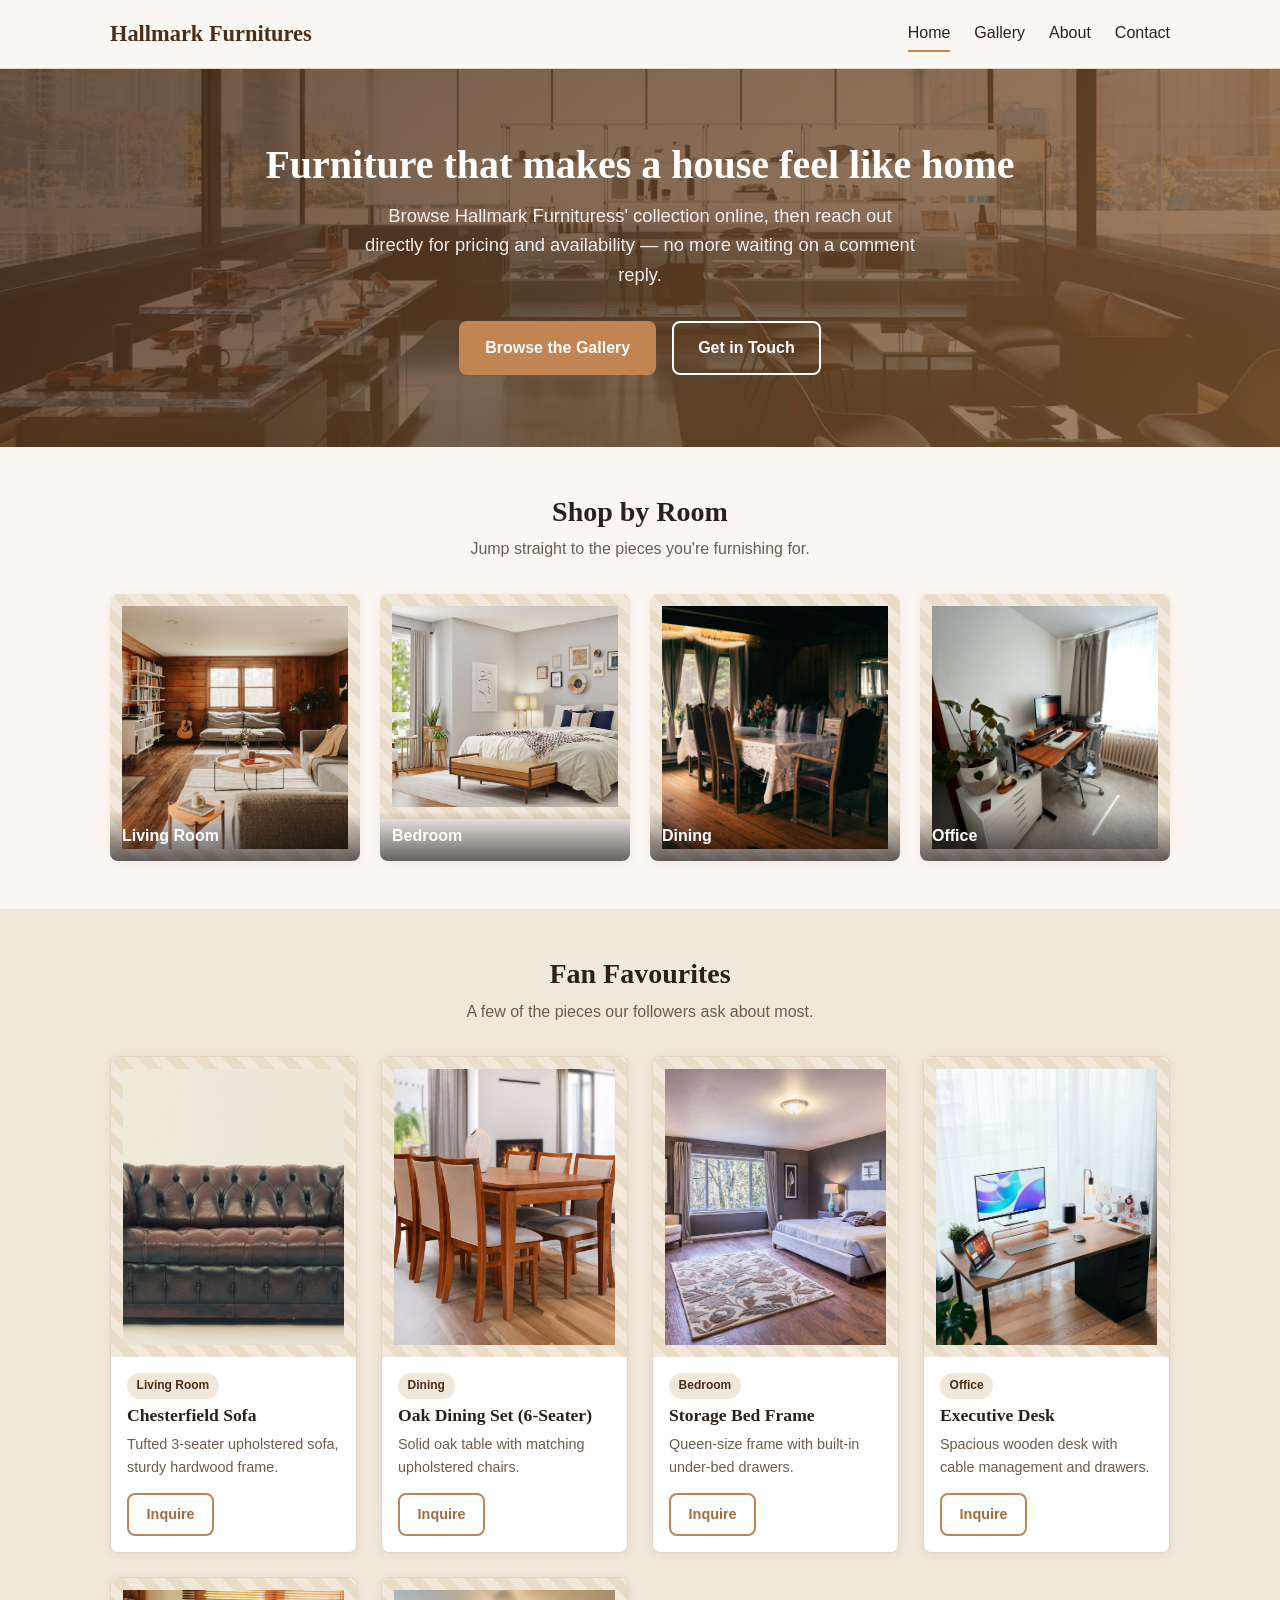
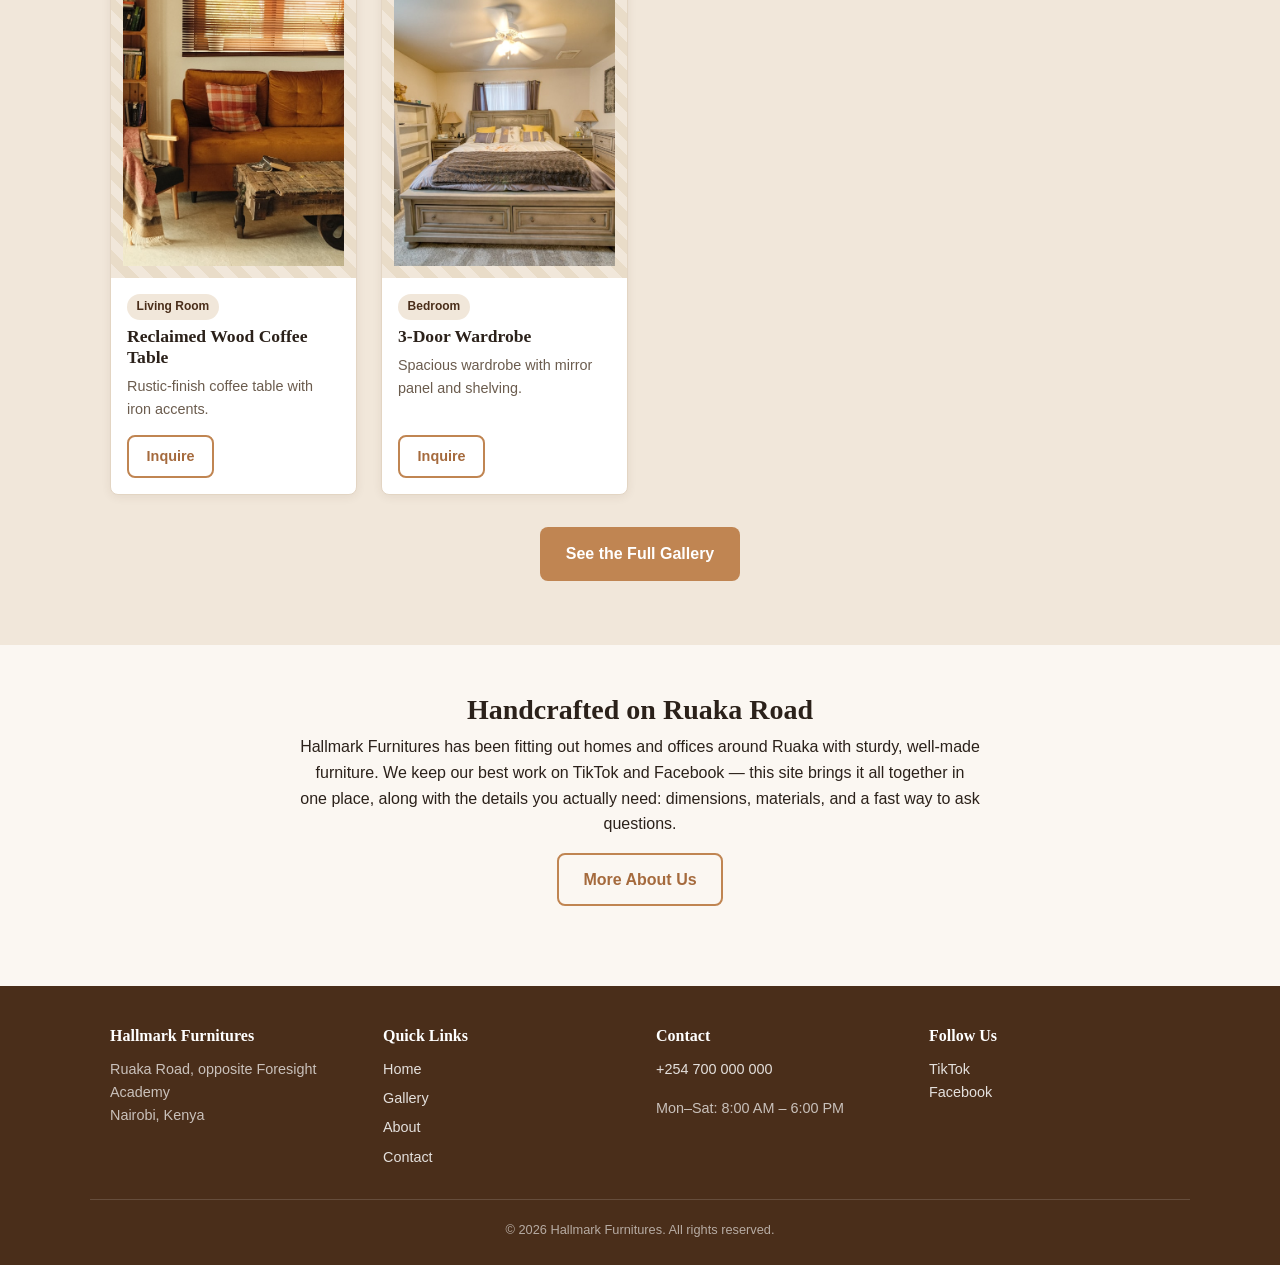
<file: index.html>
<!DOCTYPE html>
<html lang="en">
<head>
  <meta charset="UTF-8" />
  <meta name="viewport" content="width=device-width, initial-scale=1.0" />
  <title>Hallmark Furnitures — Quality Furniture on Ruaka Road</title>
  <meta name="description" content="Hallmark Furnitures is a Ruaka Road furniture shop showcasing living room, bedroom, dining and office pieces. Browse our gallery and inquire directly." />
  <link rel="stylesheet" href="styles.css" />
</head>
<body>

  <header class="site-header">
    <div class="container nav-wrap">
      <a href="index.html" class="brand">Hallmark Furnitures</a>
      <button class="nav-toggle" aria-label="Toggle menu" aria-expanded="false">&#9776;</button>
      <nav class="site-nav">
        <a href="index.html">Home</a>
        <a href="gallery.html">Gallery</a>
        <a href="about.html">About</a>
        <a href="contact.html">Contact</a>
      </nav>
    </div>
  </header>

  <main>

    <section class="hero">
      <div class="container">
        <h1>Furniture that makes a house feel like home</h1>
        <p>Browse Hallmark Furnituress' collection online, then reach out directly for pricing and availability — no more waiting on a comment reply.</p>
        <div class="hero-actions">
          <a href="gallery.html" class="btn btn-primary">Browse the Gallery</a>
          <a href="contact.html" class="btn btn-secondary">Get in Touch</a>
        </div>
      </div>
    </section>

    <section class="section">
      <div class="container">
        <div class="section-head">
          <h2>Shop by Room</h2>
          <p>Jump straight to the pieces you're furnishing for.</p>
        </div>
        <div class="category-grid">
          <a class="category-card" href="gallery.html?category=living-room">
            <img class="img-placeholder" src="images/category-living-room.jpg" alt="Living room furniture" loading="lazy" width="400" height="267" />
            <span>Living Room</span>
          </a>
          <a class="category-card" href="gallery.html?category=bedroom">
            <img class="img-placeholder" src="images/category-bedroom.jpg" alt="Bedroom furniture" loading="lazy" width="400" height="225" />
            <span>Bedroom</span>
          </a>
          <a class="category-card" href="gallery.html?category=dining">
            <img class="img-placeholder" src="images/category-dining.jpg" alt="Dining room furniture" loading="lazy" width="400" height="267" />
            <span>Dining</span>
          </a>
          <a class="category-card" href="gallery.html?category=office">
            <img class="img-placeholder" src="images/category-office.jpg" alt="Home office furniture" loading="lazy" width="400" height="267" />
            <span>Office</span>
          </a>
        </div>
      </div>
    </section>

    <section class="section section-alt">
      <div class="container">
        <div class="section-head">
          <h2>Fan Favourites</h2>
          <p>A few of the pieces our followers ask about most.</p>
        </div>
        <div class="grid">

          <article class="card">
            <img class="img-placeholder" src="images/chesterfield-sofa.jpg" alt="Brown leather Chesterfield sofa" loading="lazy" width="400" height="300" />
            <div class="card-body">
              <span class="badge">Living Room</span>
              <h3>Chesterfield Sofa</h3>
              <p>Tufted 3-seater upholstered sofa, sturdy hardwood frame.</p>
              <a href="contact.html?item=Chesterfield%20Sofa" class="btn btn-outline">Inquire</a>
            </div>
          </article>

          <article class="card">
            <img class="img-placeholder" src="images/dining-set.jpg" alt="Wooden dining table with six upholstered chairs" loading="lazy" width="400" height="300" />
            <div class="card-body">
              <span class="badge">Dining</span>
              <h3>Oak Dining Set (6-Seater)</h3>
              <p>Solid oak table with matching upholstered chairs.</p>
              <a href="contact.html?item=Oak%20Dining%20Set" class="btn btn-outline">Inquire</a>
            </div>
          </article>

          <article class="card">
            <img class="img-placeholder" src="images/bed-frame.jpg" alt="Bed frame in a bedroom" loading="lazy" width="400" height="300" />
            <div class="card-body">
              <span class="badge">Bedroom</span>
              <h3>Storage Bed Frame</h3>
              <p>Queen-size frame with built-in under-bed drawers.</p>
              <a href="contact.html?item=Storage%20Bed%20Frame" class="btn btn-outline">Inquire</a>
            </div>
          </article>

          <article class="card">
            <img class="img-placeholder" src="images/executive-desk.jpg" alt="Wooden desk with a computer on top" loading="lazy" width="400" height="300" />
            <div class="card-body">
              <span class="badge">Office</span>
              <h3>Executive Desk</h3>
              <p>Spacious wooden desk with cable management and drawers.</p>
              <a href="contact.html?item=Executive%20Desk" class="btn btn-outline">Inquire</a>
            </div>
          </article>

          <article class="card">
            <img class="img-placeholder" src="images/coffee-table.jpg" alt="Living room with a coffee table and bookshelf" loading="lazy" width="400" height="300" />
            <div class="card-body">
              <span class="badge">Living Room</span>
              <h3>Reclaimed Wood Coffee Table</h3>
              <p>Rustic-finish coffee table with iron accents.</p>
              <a href="contact.html?item=Reclaimed%20Wood%20Coffee%20Table" class="btn btn-outline">Inquire</a>
            </div>
          </article>

          <article class="card">
            <img class="img-placeholder" src="images/wardrobe.jpg" alt="Bedroom with a wardrobe and mirror" loading="lazy" width="400" height="300" />
            <div class="card-body">
              <span class="badge">Bedroom</span>
              <h3>3-Door Wardrobe</h3>
              <p>Spacious wardrobe with mirror panel and shelving.</p>
              <a href="contact.html?item=3-Door%20Wardrobe" class="btn btn-outline">Inquire</a>
            </div>
          </article>

        </div>
        <p style="text-align:center; margin-top:2rem;">
          <a href="gallery.html" class="btn btn-primary">See the Full Gallery</a>
        </p>
      </div>
    </section>

    <section class="section">
      <div class="container" style="max-width:720px; text-align:center;">
        <h2>Handcrafted on Ruaka Road</h2>
        <p>Hallmark Furnitures has been fitting out homes and offices around Ruaka with sturdy, well-made furniture. We keep our best work on TikTok and Facebook — this site brings it all together in one place, along with the details you actually need: dimensions, materials, and a fast way to ask questions.</p>
        <a href="about.html" class="btn btn-outline">More About Us</a>
      </div>
    </section>

  </main>

  <footer class="site-footer">
    <div class="container footer-grid">
      <div>
        <h3>Hallmark Furnitures</h3>
        <p>Ruaka Road, opposite Foresight Academy<br />Nairobi, Kenya</p>
      </div>
      <div>
        <h3>Quick Links</h3>
        <ul class="footer-nav">
          <li><a href="index.html">Home</a></li>
          <li><a href="gallery.html">Gallery</a></li>
          <li><a href="about.html">About</a></li>
          <li><a href="contact.html">Contact</a></li>
        </ul>
      </div>
      <div>
        <h3>Contact</h3>
        <p><a href="tel:+254700000000">+254 700 000 000</a></p>
        <p>Mon–Sat: 8:00 AM – 6:00 PM</p>
      </div>
      <div>
        <h3>Follow Us</h3>
        <p>
          <a href="https://www.tiktok.com/@hallmarkfurniture" target="_blank" rel="noopener">TikTok</a><br />
          <a href="https://www.facebook.com/hallmarkfurniture" target="_blank" rel="noopener">Facebook</a>
        </p>
      </div>
    </div>
    <div class="container footer-bottom">
      &copy; <span id="year"></span> Hallmark Furnitures. All rights reserved.
    </div>
  </footer>

  <script src="script.js"></script>
</body>
</html>
</file>
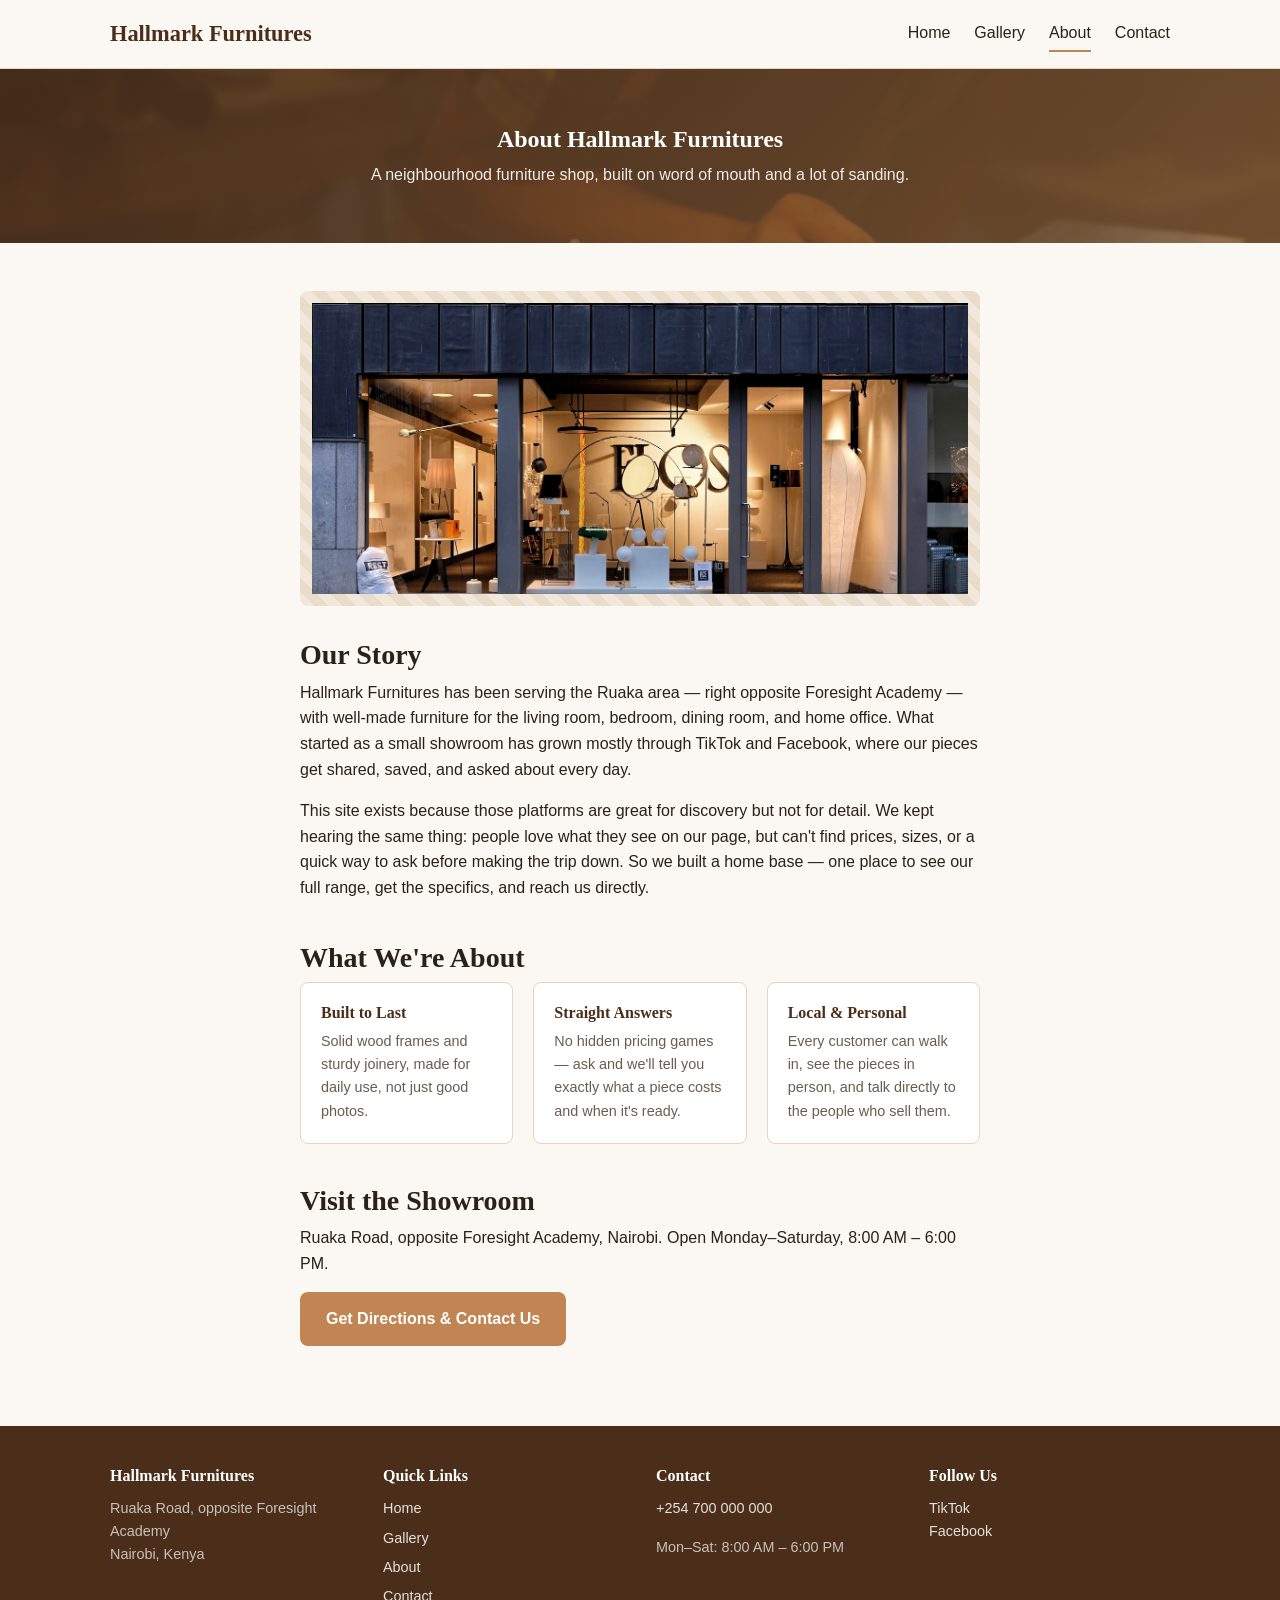
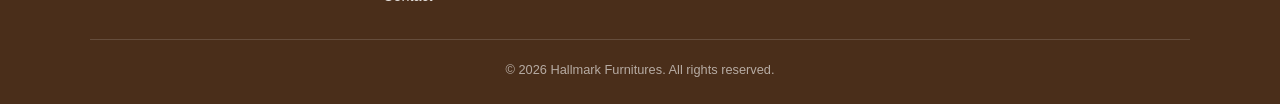
<file: about.html>
<!DOCTYPE html>
<html lang="en">
<head>
  <meta charset="UTF-8" />
  <meta name="viewport" content="width=device-width, initial-scale=1.0" />
  <title>About — Hallmark Furnitures</title>
  <meta name="description" content="Hallmark Furnitures is a furniture shop on Ruaka Road, opposite Foresight Academy, crafting and selling quality living room, bedroom, dining and office furniture." />
  <link rel="stylesheet" href="styles.css" />
</head>
<body>

  <header class="site-header">
    <div class="container nav-wrap">
      <a href="index.html" class="brand">Hallmark Furnitures</a>
      <button class="nav-toggle" aria-label="Toggle menu" aria-expanded="false">&#9776;</button>
      <nav class="site-nav">
        <a href="index.html">Home</a>
        <a href="gallery.html">Gallery</a>
        <a href="about.html">About</a>
        <a href="contact.html">Contact</a>
      </nav>
    </div>
  </header>

  <main>

    <section class="page-hero page-hero-about">
      <div class="container">
        <h1>About Hallmark Furnitures</h1>
        <p>A neighbourhood furniture shop, built on word of mouth and a lot of sanding.</p>
      </div>
    </section>

    <section class="section">
      <div class="container" style="max-width:720px;">
        <img class="img-placeholder" src="images/storefront.jpg" alt="Furniture storefront (stand-in photo, not the actual Hallmark Furnitures shop)" loading="lazy" width="720" height="315" style="aspect-ratio:16/7; border-radius:8px; margin-bottom:2rem;" />
        <h2>Our Story</h2>
        <p>Hallmark Furnitures has been serving the Ruaka area — right opposite Foresight Academy — with well-made furniture for the living room, bedroom, dining room, and home office. What started as a small showroom has grown mostly through TikTok and Facebook, where our pieces get shared, saved, and asked about every day.</p>
        <p>This site exists because those platforms are great for discovery but not for detail. We kept hearing the same thing: people love what they see on our page, but can't find prices, sizes, or a quick way to ask before making the trip down. So we built a home base — one place to see our full range, get the specifics, and reach us directly.</p>

        <h2 style="margin-top:2.5rem;">What We're About</h2>
        <ul class="value-list">
          <li>
            <h3>Built to Last</h3>
            <p>Solid wood frames and sturdy joinery, made for daily use, not just good photos.</p>
          </li>
          <li>
            <h3>Straight Answers</h3>
            <p>No hidden pricing games — ask and we'll tell you exactly what a piece costs and when it's ready.</p>
          </li>
          <li>
            <h3>Local & Personal</h3>
            <p>Every customer can walk in, see the pieces in person, and talk directly to the people who sell them.</p>
          </li>
        </ul>

        <h2 style="margin-top:2.5rem;">Visit the Showroom</h2>
        <p>Ruaka Road, opposite Foresight Academy, Nairobi. Open Monday–Saturday, 8:00 AM – 6:00 PM.</p>
        <a href="contact.html" class="btn btn-primary">Get Directions &amp; Contact Us</a>
      </div>
    </section>

  </main>

  <footer class="site-footer">
    <div class="container footer-grid">
      <div>
        <h3>Hallmark Furnitures</h3>
        <p>Ruaka Road, opposite Foresight Academy<br />Nairobi, Kenya</p>
      </div>
      <div>
        <h3>Quick Links</h3>
        <ul class="footer-nav">
          <li><a href="index.html">Home</a></li>
          <li><a href="gallery.html">Gallery</a></li>
          <li><a href="about.html">About</a></li>
          <li><a href="contact.html">Contact</a></li>
        </ul>
      </div>
      <div>
        <h3>Contact</h3>
        <p><a href="tel:+254700000000">+254 700 000 000</a></p>
        <p>Mon–Sat: 8:00 AM – 6:00 PM</p>
      </div>
      <div>
        <h3>Follow Us</h3>
        <p>
          <a href="https://www.tiktok.com/@hallmarkfurniture" target="_blank" rel="noopener">TikTok</a><br />
          <a href="https://www.facebook.com/hallmarkfurniture" target="_blank" rel="noopener">Facebook</a>
        </p>
      </div>
    </div>
    <div class="container footer-bottom">
      &copy; <span id="year"></span> Hallmark Furnitures. All rights reserved.
    </div>
  </footer>

  <script src="script.js"></script>
</body>
</html>
</file>
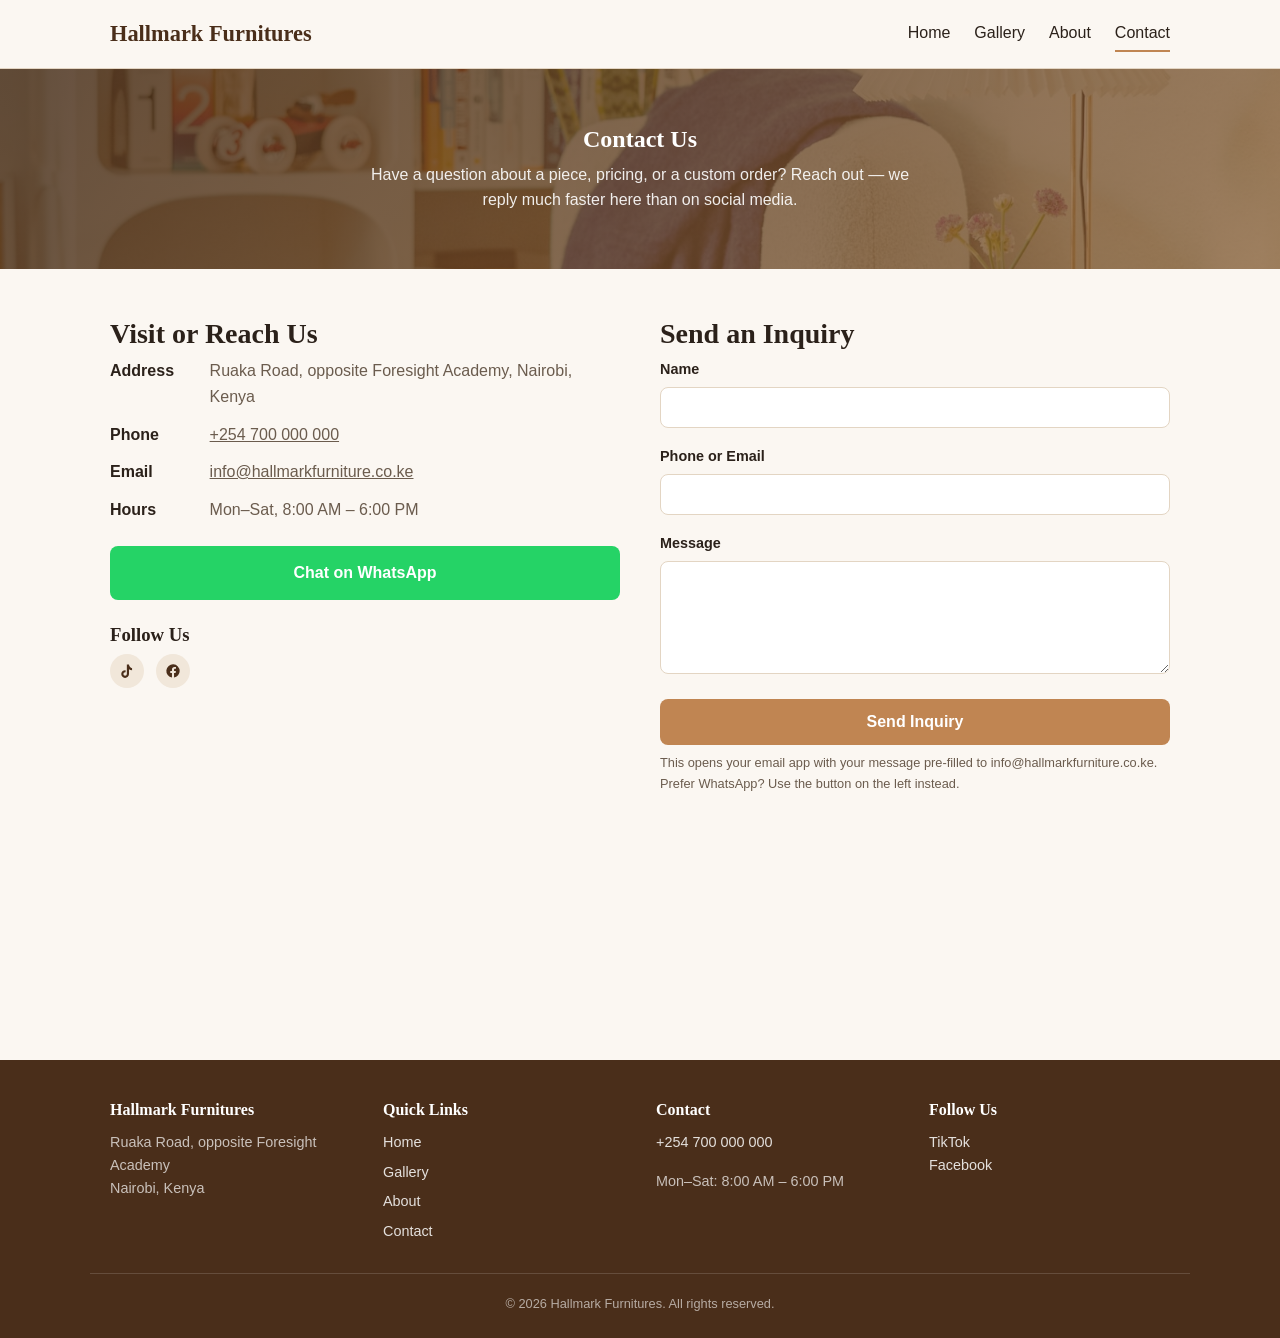
<file: contact.html>
<!DOCTYPE html>
<html lang="en">
<head>
  <meta charset="UTF-8" />
  <meta name="viewport" content="width=device-width, initial-scale=1.0" />
  <title>Contact — Hallmark Furnitures</title>
  <meta name="description" content="Contact Hallmark Furnitures on Ruaka Road for pricing, availability and custom orders. WhatsApp, call, or send an inquiry." />
  <link rel="stylesheet" href="styles.css" />
</head>
<body>

  <header class="site-header">
    <div class="container nav-wrap">
      <a href="index.html" class="brand">Hallmark Furnitures</a>
      <button class="nav-toggle" aria-label="Toggle menu" aria-expanded="false">&#9776;</button>
      <nav class="site-nav">
        <a href="index.html">Home</a>
        <a href="gallery.html">Gallery</a>
        <a href="about.html">About</a>
        <a href="contact.html">Contact</a>
      </nav>
    </div>
  </header>

  <main>

    <section class="page-hero page-hero-contact">
      <div class="container">
        <h1>Contact Us</h1>
        <p>Have a question about a piece, pricing, or a custom order? Reach out — we reply much faster here than on social media.</p>
      </div>
    </section>

    <section class="section">
      <div class="container contact-grid">

        <div>
          <h2>Visit or Reach Us</h2>
          <ul class="info-list">
            <li><strong>Address</strong> Ruaka Road, opposite Foresight Academy, Nairobi, Kenya</li>
            <li><strong>Phone</strong> <a href="tel:+254700000000">+254 700 000 000</a></li>
            <li><strong>Email</strong> <a href="mailto:info@hallmarkfurniture.co.ke">info@hallmarkfurniture.co.ke</a></li>
            <li><strong>Hours</strong> Mon–Sat, 8:00 AM – 6:00 PM</li>
          </ul>

          <a class="btn btn-whatsapp btn-block" href="https://wa.me/254700000000?text=Hi%2C%20I%27d%20like%20to%20ask%20about%20a%20piece%20on%20your%20website." target="_blank" rel="noopener">
            Chat on WhatsApp
          </a>

          <h3 style="margin-top:1.5rem;">Follow Us</h3>
          <div class="social-links">
            <a href="https://www.tiktok.com/@hallmarkfurniture" target="_blank" rel="noopener" aria-label="Hallmark Furnitures on TikTok">
              <svg viewBox="0 0 24 24"><path d="M16.6 5.82c-1.02-.9-1.62-2.18-1.62-3.6h-3.2v14.24a2.6 2.6 0 1 1-2.6-2.6c.24 0 .48.03.7.09V10.8a5.8 5.8 0 1 0 5.1 5.76V9.5a8.15 8.15 0 0 0 4.62 1.44v-3.2a4.98 4.98 0 0 1-3-1.92z"/></svg>
            </a>
            <a href="https://www.facebook.com/hallmarkfurniture" target="_blank" rel="noopener" aria-label="Hallmark Furnitures on Facebook">
              <svg viewBox="0 0 24 24"><path d="M22 12a10 10 0 1 0-11.56 9.88v-6.99H7.9V12h2.54V9.8c0-2.5 1.49-3.89 3.78-3.89 1.1 0 2.24.2 2.24.2v2.46h-1.26c-1.24 0-1.63.77-1.63 1.56V12h2.78l-.44 2.89h-2.34v6.99A10 10 0 0 0 22 12z"/></svg>
            </a>
          </div>

          <iframe
            class="map-frame"
            style="margin-top:1.5rem;"
            src="https://www.google.com/maps?q=Hallmark+Furnitures+Ruaka&output=embed"
            loading="lazy"
            referrerpolicy="no-referrer-when-downgrade"
            title="Hallmark Furnitures location on Ruaka Road">
          </iframe>
        </div>

        <div>
          <h2>Send an Inquiry</h2>
          <form id="inquiry-form">
            <div class="form-group">
              <label for="name">Name</label>
              <input type="text" id="name" name="name" required />
            </div>
            <div class="form-group">
              <label for="contact">Phone or Email</label>
              <input type="text" id="contact" name="contact" required />
            </div>
            <div class="form-group">
              <label for="message">Message</label>
              <textarea id="message" name="message" rows="5" required></textarea>
            </div>
            <button type="submit" class="btn btn-primary btn-block">Send Inquiry</button>
            <p class="form-note">This opens your email app with your message pre-filled to info@hallmarkfurniture.co.ke. Prefer WhatsApp? Use the button on the left instead.</p>
          </form>
        </div>

      </div>
    </section>

  </main>

  <footer class="site-footer">
    <div class="container footer-grid">
      <div>
        <h3>Hallmark Furnitures</h3>
        <p>Ruaka Road, opposite Foresight Academy<br />Nairobi, Kenya</p>
      </div>
      <div>
        <h3>Quick Links</h3>
        <ul class="footer-nav">
          <li><a href="index.html">Home</a></li>
          <li><a href="gallery.html">Gallery</a></li>
          <li><a href="about.html">About</a></li>
          <li><a href="contact.html">Contact</a></li>
        </ul>
      </div>
      <div>
        <h3>Contact</h3>
        <p><a href="tel:+254700000000">+254 700 000 000</a></p>
        <p>Mon–Sat: 8:00 AM – 6:00 PM</p>
      </div>
      <div>
        <h3>Follow Us</h3>
        <p>
          <a href="https://www.tiktok.com/@hallmarkfurniture" target="_blank" rel="noopener">TikTok</a><br />
          <a href="https://www.facebook.com/hallmarkfurniture" target="_blank" rel="noopener">Facebook</a>
        </p>
      </div>
    </div>
    <div class="container footer-bottom">
      &copy; <span id="year"></span> Hallmark Furnitures. All rights reserved.
    </div>
  </footer>

  <script src="script.js"></script>
</body>
</html>
</file>
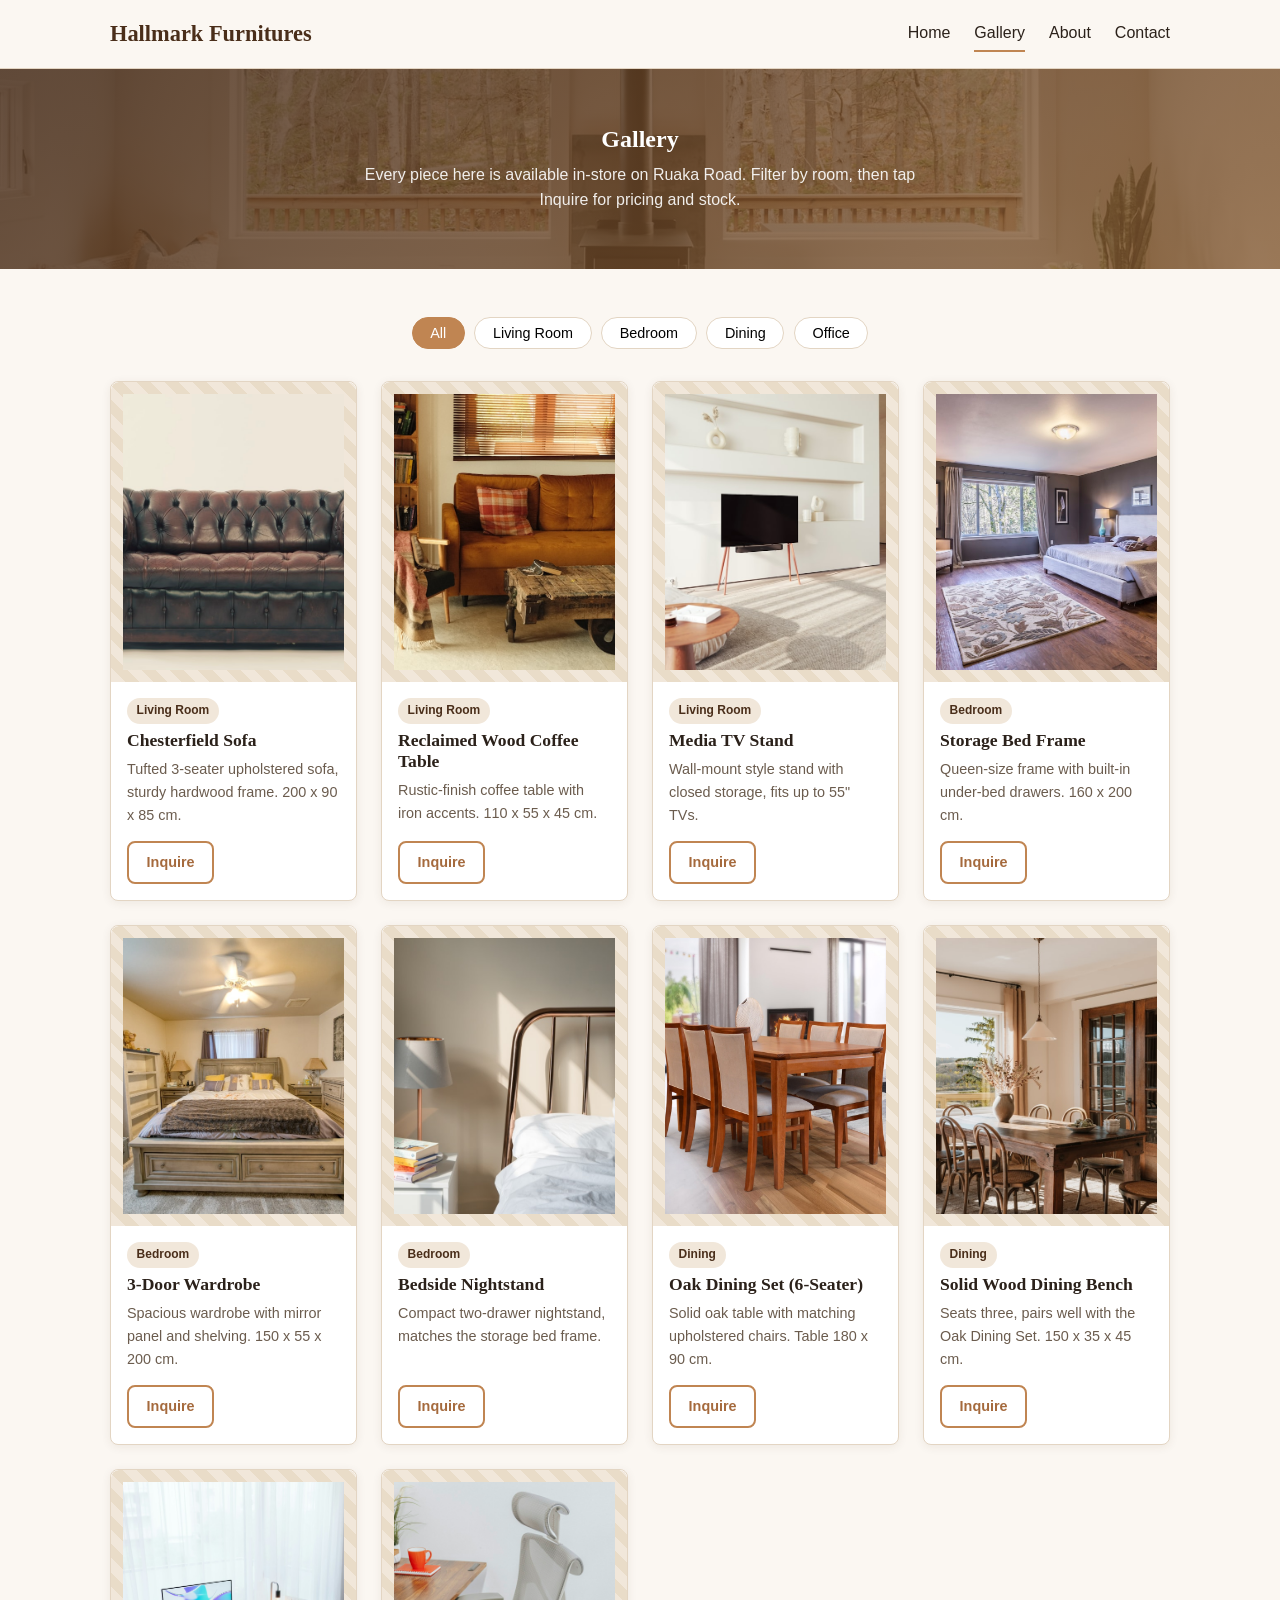
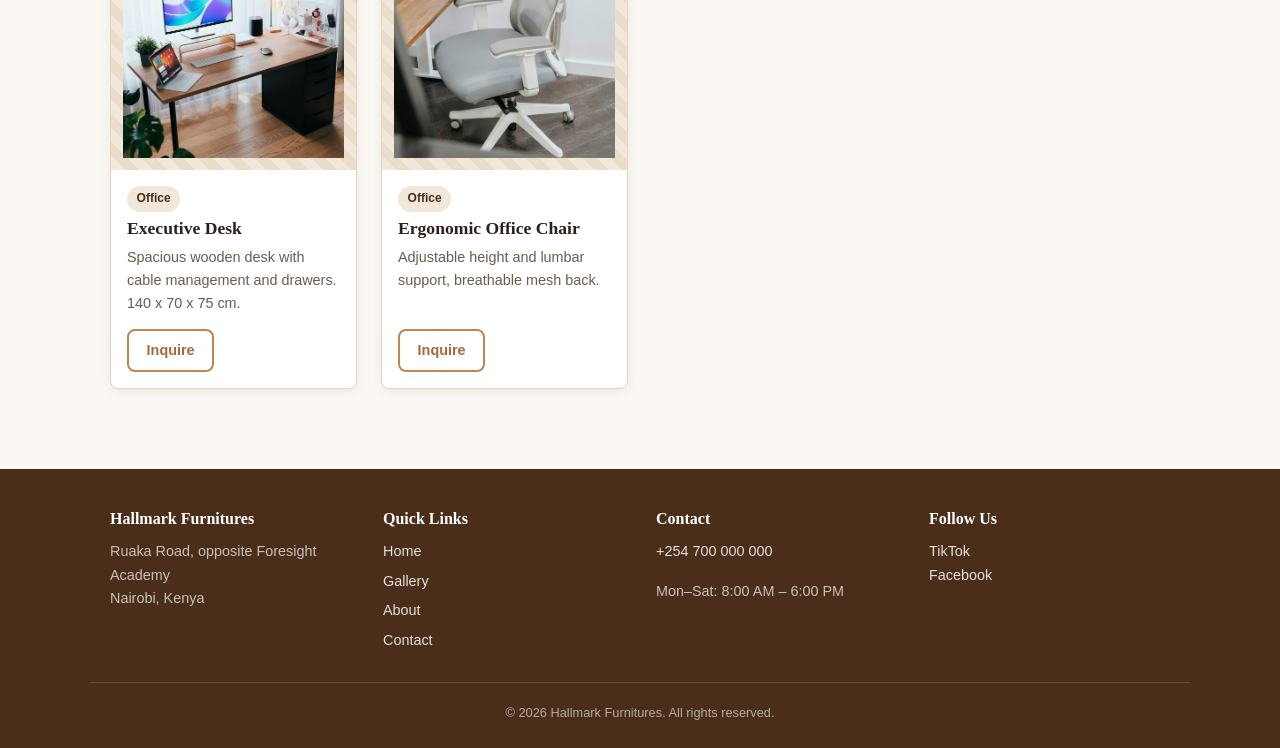
<file: gallery.html>
<!DOCTYPE html>
<html lang="en">
<head>
  <meta charset="UTF-8" />
  <meta name="viewport" content="width=device-width, initial-scale=1.0" />
  <title>Gallery — Hallmark Furnitures</title>
  <meta name="description" content="Browse Hallmark Furnituress' living room, bedroom, dining and office pieces. Filter by room and inquire directly for pricing." />
  <link rel="stylesheet" href="styles.css" />
</head>
<body>

  <header class="site-header">
    <div class="container nav-wrap">
      <a href="index.html" class="brand">Hallmark Furnitures</a>
      <button class="nav-toggle" aria-label="Toggle menu" aria-expanded="false">&#9776;</button>
      <nav class="site-nav">
        <a href="index.html">Home</a>
        <a href="gallery.html">Gallery</a>
        <a href="about.html">About</a>
        <a href="contact.html">Contact</a>
      </nav>
    </div>
  </header>

  <main>

    <section class="page-hero page-hero-gallery">
      <div class="container">
        <h1>Gallery</h1>
        <p>Every piece here is available in-store on Ruaka Road. Filter by room, then tap Inquire for pricing and stock.</p>
      </div>
    </section>

    <section class="section">
      <div class="container">

        <div class="filter-bar">
          <button class="filter-btn" data-filter="all">All</button>
          <button class="filter-btn" data-filter="living-room">Living Room</button>
          <button class="filter-btn" data-filter="bedroom">Bedroom</button>
          <button class="filter-btn" data-filter="dining">Dining</button>
          <button class="filter-btn" data-filter="office">Office</button>
        </div>

        <div class="grid">

          <article class="card" data-category="living-room">
            <img class="img-placeholder" src="images/chesterfield-sofa.jpg" alt="Brown leather Chesterfield sofa" loading="lazy" width="400" height="300" />
            <div class="card-body">
              <span class="badge">Living Room</span>
              <h3>Chesterfield Sofa</h3>
              <p>Tufted 3-seater upholstered sofa, sturdy hardwood frame. 200 x 90 x 85 cm.</p>
              <a href="contact.html?item=Chesterfield%20Sofa" class="btn btn-outline">Inquire</a>
            </div>
          </article>

          <article class="card" data-category="living-room">
            <img class="img-placeholder" src="images/coffee-table.jpg" alt="Living room with a coffee table and bookshelf" loading="lazy" width="400" height="300" />
            <div class="card-body">
              <span class="badge">Living Room</span>
              <h3>Reclaimed Wood Coffee Table</h3>
              <p>Rustic-finish coffee table with iron accents. 110 x 55 x 45 cm.</p>
              <a href="contact.html?item=Reclaimed%20Wood%20Coffee%20Table" class="btn btn-outline">Inquire</a>
            </div>
          </article>

          <article class="card" data-category="living-room">
            <img class="img-placeholder" src="images/tv-stand.jpg" alt="Wooden TV stand in a living room" loading="lazy" width="400" height="300" />
            <div class="card-body">
              <span class="badge">Living Room</span>
              <h3>Media TV Stand</h3>
              <p>Wall-mount style stand with closed storage, fits up to 55" TVs.</p>
              <a href="contact.html?item=Media%20TV%20Stand" class="btn btn-outline">Inquire</a>
            </div>
          </article>

          <article class="card" data-category="bedroom">
            <img class="img-placeholder" src="images/bed-frame.jpg" alt="Bed frame in a bedroom" loading="lazy" width="400" height="300" />
            <div class="card-body">
              <span class="badge">Bedroom</span>
              <h3>Storage Bed Frame</h3>
              <p>Queen-size frame with built-in under-bed drawers. 160 x 200 cm.</p>
              <a href="contact.html?item=Storage%20Bed%20Frame" class="btn btn-outline">Inquire</a>
            </div>
          </article>

          <article class="card" data-category="bedroom">
            <img class="img-placeholder" src="images/wardrobe.jpg" alt="Bedroom with a wardrobe and mirror" loading="lazy" width="400" height="300" />
            <div class="card-body">
              <span class="badge">Bedroom</span>
              <h3>3-Door Wardrobe</h3>
              <p>Spacious wardrobe with mirror panel and shelving. 150 x 55 x 200 cm.</p>
              <a href="contact.html?item=3-Door%20Wardrobe" class="btn btn-outline">Inquire</a>
            </div>
          </article>

          <article class="card" data-category="bedroom">
            <img class="img-placeholder" src="images/nightstand.jpg" alt="Table lamp on a wooden nightstand beside a bed" loading="lazy" width="400" height="300" />
            <div class="card-body">
              <span class="badge">Bedroom</span>
              <h3>Bedside Nightstand</h3>
              <p>Compact two-drawer nightstand, matches the storage bed frame.</p>
              <a href="contact.html?item=Bedside%20Nightstand" class="btn btn-outline">Inquire</a>
            </div>
          </article>

          <article class="card" data-category="dining">
            <img class="img-placeholder" src="images/dining-set.jpg" alt="Wooden dining table with six upholstered chairs" loading="lazy" width="400" height="300" />
            <div class="card-body">
              <span class="badge">Dining</span>
              <h3>Oak Dining Set (6-Seater)</h3>
              <p>Solid oak table with matching upholstered chairs. Table 180 x 90 cm.</p>
              <a href="contact.html?item=Oak%20Dining%20Set" class="btn btn-outline">Inquire</a>
            </div>
          </article>

          <article class="card" data-category="dining">
            <img class="img-placeholder" src="images/dining-bench.jpg" alt="Dining room with a rustic wooden table and bench" loading="lazy" width="400" height="300" />
            <div class="card-body">
              <span class="badge">Dining</span>
              <h3>Solid Wood Dining Bench</h3>
              <p>Seats three, pairs well with the Oak Dining Set. 150 x 35 x 45 cm.</p>
              <a href="contact.html?item=Solid%20Wood%20Dining%20Bench" class="btn btn-outline">Inquire</a>
            </div>
          </article>

          <article class="card" data-category="office">
            <img class="img-placeholder" src="images/executive-desk.jpg" alt="Wooden desk with a computer on top" loading="lazy" width="400" height="300" />
            <div class="card-body">
              <span class="badge">Office</span>
              <h3>Executive Desk</h3>
              <p>Spacious wooden desk with cable management and drawers. 140 x 70 x 75 cm.</p>
              <a href="contact.html?item=Executive%20Desk" class="btn btn-outline">Inquire</a>
            </div>
          </article>

          <article class="card" data-category="office">
            <img class="img-placeholder" src="images/office-chair.jpg" alt="Gray ergonomic office chair beside a wooden table" loading="lazy" width="400" height="300" />
            <div class="card-body">
              <span class="badge">Office</span>
              <h3>Ergonomic Office Chair</h3>
              <p>Adjustable height and lumbar support, breathable mesh back.</p>
              <a href="contact.html?item=Ergonomic%20Office%20Chair" class="btn btn-outline">Inquire</a>
            </div>
          </article>

        </div>
      </div>
    </section>

  </main>

  <footer class="site-footer">
    <div class="container footer-grid">
      <div>
        <h3>Hallmark Furnitures</h3>
        <p>Ruaka Road, opposite Foresight Academy<br />Nairobi, Kenya</p>
      </div>
      <div>
        <h3>Quick Links</h3>
        <ul class="footer-nav">
          <li><a href="index.html">Home</a></li>
          <li><a href="gallery.html">Gallery</a></li>
          <li><a href="about.html">About</a></li>
          <li><a href="contact.html">Contact</a></li>
        </ul>
      </div>
      <div>
        <h3>Contact</h3>
        <p><a href="tel:+254700000000">+254 700 000 000</a></p>
        <p>Mon–Sat: 8:00 AM – 6:00 PM</p>
      </div>
      <div>
        <h3>Follow Us</h3>
        <p>
          <a href="https://www.tiktok.com/@hallmarkfurniture" target="_blank" rel="noopener">TikTok</a><br />
          <a href="https://www.facebook.com/hallmarkfurniture" target="_blank" rel="noopener">Facebook</a>
        </p>
      </div>
    </div>
    <div class="container footer-bottom">
      &copy; <span id="year"></span> Hallmark Furnitures. All rights reserved.
    </div>
  </footer>

  <script src="script.js"></script>
</body>
</html>
</file>
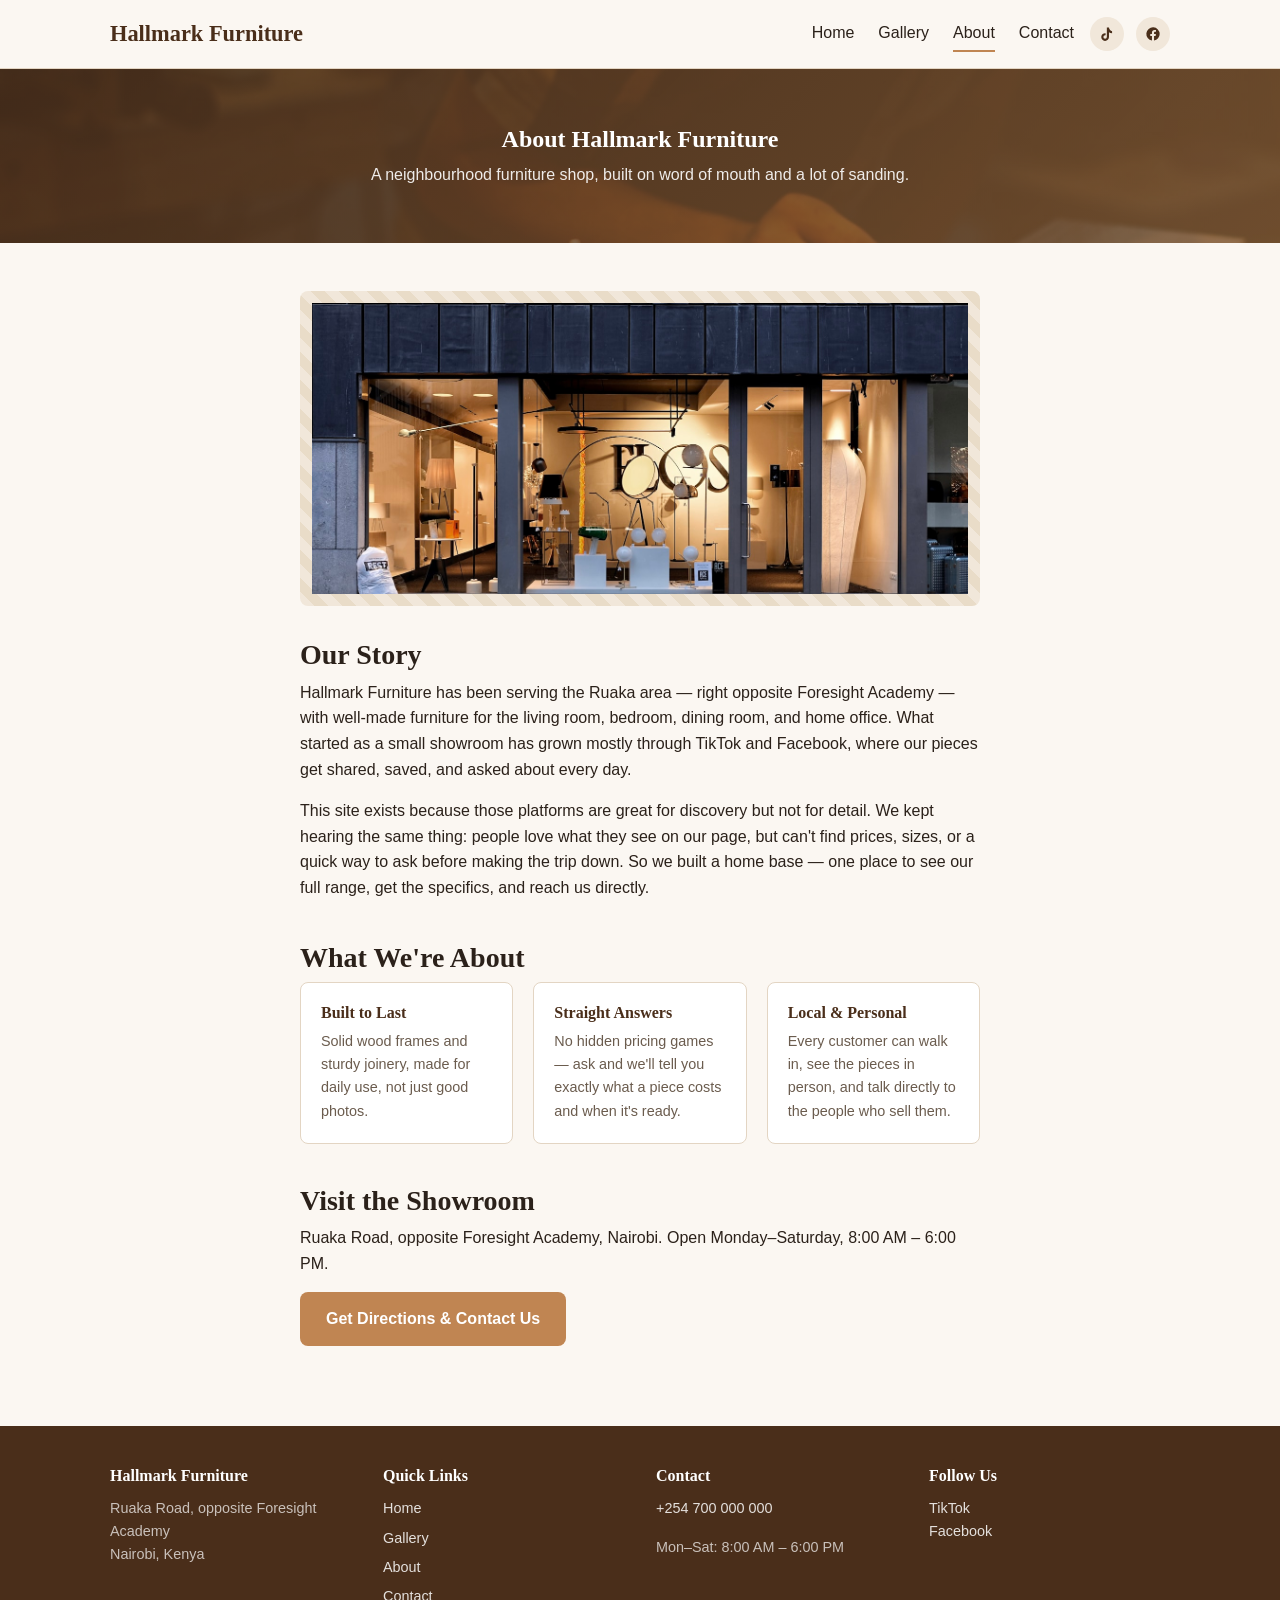
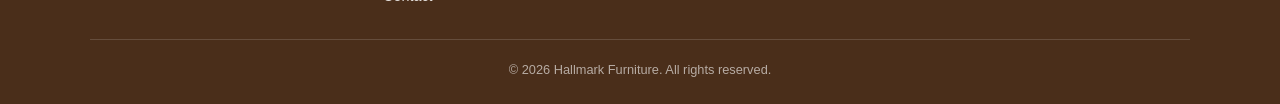
<file: app/about.html>
<!DOCTYPE html>
<html lang="en">
<head>
  <meta charset="UTF-8" />
  <meta name="viewport" content="width=device-width, initial-scale=1.0" />
  <title>About — Hallmark Furniture</title>
  <meta name="description" content="Hallmark Furniture is a furniture shop on Ruaka Road, opposite Foresight Academy, crafting and selling quality living room, bedroom, dining and office furniture." />
  <link rel="stylesheet" href="styles.css" />
</head>
<body>

  <header class="site-header">
    <div class="container nav-wrap">
      <a href="index.html" class="brand">Hallmark Furniture</a>
      <button class="nav-toggle" aria-label="Toggle menu" aria-expanded="false">&#9776;</button>
      <nav class="site-nav">
        <a href="index.html">Home</a>
        <a href="gallery.html">Gallery</a>
        <a href="about.html">About</a>
        <a href="contact.html">Contact</a>
      </nav>
      <div class="social-links">
        <a href="https://www.tiktok.com/@hallmarkfurniture" target="_blank" rel="noopener" aria-label="Hallmark Furniture on TikTok">
          <svg viewBox="0 0 24 24"><path d="M16.6 5.82c-1.02-.9-1.62-2.18-1.62-3.6h-3.2v14.24a2.6 2.6 0 1 1-2.6-2.6c.24 0 .48.03.7.09V10.8a5.8 5.8 0 1 0 5.1 5.76V9.5a8.15 8.15 0 0 0 4.62 1.44v-3.2a4.98 4.98 0 0 1-3-1.92z"/></svg>
        </a>
        <a href="https://www.facebook.com/hallmarkfurniture" target="_blank" rel="noopener" aria-label="Hallmark Furniture on Facebook">
          <svg viewBox="0 0 24 24"><path d="M22 12a10 10 0 1 0-11.56 9.88v-6.99H7.9V12h2.54V9.8c0-2.5 1.49-3.89 3.78-3.89 1.1 0 2.24.2 2.24.2v2.46h-1.26c-1.24 0-1.63.77-1.63 1.56V12h2.78l-.44 2.89h-2.34v6.99A10 10 0 0 0 22 12z"/></svg>
        </a>
      </div>
    </div>
  </header>

  <main>

    <section class="page-hero page-hero-about">
      <div class="container">
        <h1>About Hallmark Furniture</h1>
        <p>A neighbourhood furniture shop, built on word of mouth and a lot of sanding.</p>
      </div>
    </section>

    <section class="section">
      <div class="container" style="max-width:720px;">
        <img class="img-placeholder" src="images/storefront.jpg" alt="Furniture storefront (stand-in photo, not the actual Hallmark Furniture shop)" loading="lazy" width="720" height="315" style="aspect-ratio:16/7; border-radius:8px; margin-bottom:2rem;" />
        <h2>Our Story</h2>
        <p>Hallmark Furniture has been serving the Ruaka area — right opposite Foresight Academy — with well-made furniture for the living room, bedroom, dining room, and home office. What started as a small showroom has grown mostly through TikTok and Facebook, where our pieces get shared, saved, and asked about every day.</p>
        <p>This site exists because those platforms are great for discovery but not for detail. We kept hearing the same thing: people love what they see on our page, but can't find prices, sizes, or a quick way to ask before making the trip down. So we built a home base — one place to see our full range, get the specifics, and reach us directly.</p>

        <h2 style="margin-top:2.5rem;">What We're About</h2>
        <ul class="value-list">
          <li>
            <h3>Built to Last</h3>
            <p>Solid wood frames and sturdy joinery, made for daily use, not just good photos.</p>
          </li>
          <li>
            <h3>Straight Answers</h3>
            <p>No hidden pricing games — ask and we'll tell you exactly what a piece costs and when it's ready.</p>
          </li>
          <li>
            <h3>Local & Personal</h3>
            <p>Every customer can walk in, see the pieces in person, and talk directly to the people who sell them.</p>
          </li>
        </ul>

        <h2 style="margin-top:2.5rem;">Visit the Showroom</h2>
        <p>Ruaka Road, opposite Foresight Academy, Nairobi. Open Monday–Saturday, 8:00 AM – 6:00 PM.</p>
        <a href="contact.html" class="btn btn-primary">Get Directions &amp; Contact Us</a>
      </div>
    </section>

  </main>

  <footer class="site-footer">
    <div class="container footer-grid">
      <div>
        <h3>Hallmark Furniture</h3>
        <p>Ruaka Road, opposite Foresight Academy<br />Nairobi, Kenya</p>
      </div>
      <div>
        <h3>Quick Links</h3>
        <ul class="footer-nav">
          <li><a href="index.html">Home</a></li>
          <li><a href="gallery.html">Gallery</a></li>
          <li><a href="about.html">About</a></li>
          <li><a href="contact.html">Contact</a></li>
        </ul>
      </div>
      <div>
        <h3>Contact</h3>
        <p><a href="tel:+254700000000">+254 700 000 000</a></p>
        <p>Mon–Sat: 8:00 AM – 6:00 PM</p>
      </div>
      <div>
        <h3>Follow Us</h3>
        <p>
          <a href="https://www.tiktok.com/@hallmarkfurniture" target="_blank" rel="noopener">TikTok</a><br />
          <a href="https://www.facebook.com/hallmarkfurniture" target="_blank" rel="noopener">Facebook</a>
        </p>
      </div>
    </div>
    <div class="container footer-bottom">
      &copy; <span id="year"></span> Hallmark Furniture. All rights reserved.
    </div>
  </footer>

  <script src="script.js"></script>
</body>
</html>
</file>
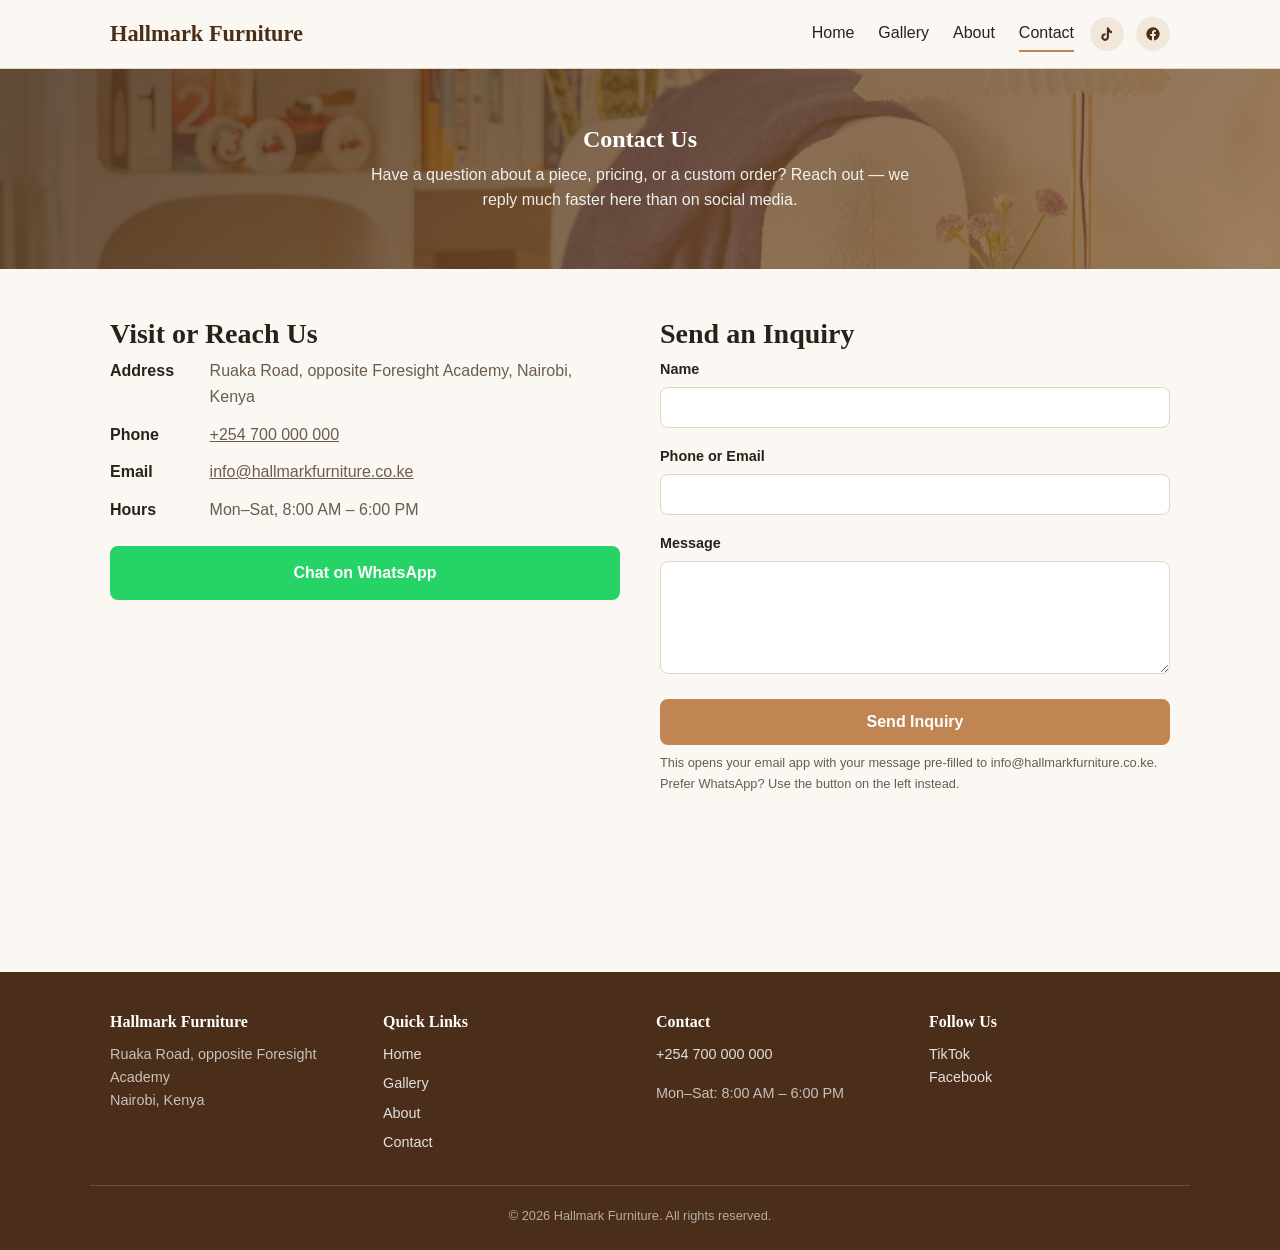
<file: app/contact.html>
<!DOCTYPE html>
<html lang="en">
<head>
  <meta charset="UTF-8" />
  <meta name="viewport" content="width=device-width, initial-scale=1.0" />
  <title>Contact — Hallmark Furniture</title>
  <meta name="description" content="Contact Hallmark Furniture on Ruaka Road for pricing, availability and custom orders. WhatsApp, call, or send an inquiry." />
  <link rel="stylesheet" href="styles.css" />
</head>
<body>

  <header class="site-header">
    <div class="container nav-wrap">
      <a href="index.html" class="brand">Hallmark Furniture</a>
      <button class="nav-toggle" aria-label="Toggle menu" aria-expanded="false">&#9776;</button>
      <nav class="site-nav">
        <a href="index.html">Home</a>
        <a href="gallery.html">Gallery</a>
        <a href="about.html">About</a>
        <a href="contact.html">Contact</a>
      </nav>
      <div class="social-links">
        <a href="https://www.tiktok.com/@hallmarkfurniture" target="_blank" rel="noopener" aria-label="Hallmark Furniture on TikTok">
          <svg viewBox="0 0 24 24"><path d="M16.6 5.82c-1.02-.9-1.62-2.18-1.62-3.6h-3.2v14.24a2.6 2.6 0 1 1-2.6-2.6c.24 0 .48.03.7.09V10.8a5.8 5.8 0 1 0 5.1 5.76V9.5a8.15 8.15 0 0 0 4.62 1.44v-3.2a4.98 4.98 0 0 1-3-1.92z"/></svg>
        </a>
        <a href="https://www.facebook.com/hallmarkfurniture" target="_blank" rel="noopener" aria-label="Hallmark Furniture on Facebook">
          <svg viewBox="0 0 24 24"><path d="M22 12a10 10 0 1 0-11.56 9.88v-6.99H7.9V12h2.54V9.8c0-2.5 1.49-3.89 3.78-3.89 1.1 0 2.24.2 2.24.2v2.46h-1.26c-1.24 0-1.63.77-1.63 1.56V12h2.78l-.44 2.89h-2.34v6.99A10 10 0 0 0 22 12z"/></svg>
        </a>
      </div>
    </div>
  </header>

  <main>

    <section class="page-hero page-hero-contact">
      <div class="container">
        <h1>Contact Us</h1>
        <p>Have a question about a piece, pricing, or a custom order? Reach out — we reply much faster here than on social media.</p>
      </div>
    </section>

    <section class="section">
      <div class="container contact-grid">

        <div>
          <h2>Visit or Reach Us</h2>
          <ul class="info-list">
            <li><strong>Address</strong> Ruaka Road, opposite Foresight Academy, Nairobi, Kenya</li>
            <li><strong>Phone</strong> <a href="tel:+254700000000">+254 700 000 000</a></li>
            <li><strong>Email</strong> <a href="mailto:info@hallmarkfurniture.co.ke">info@hallmarkfurniture.co.ke</a></li>
            <li><strong>Hours</strong> Mon–Sat, 8:00 AM – 6:00 PM</li>
          </ul>

          <a class="btn btn-whatsapp btn-block" href="https://wa.me/254700000000?text=Hi%2C%20I%27d%20like%20to%20ask%20about%20a%20piece%20on%20your%20website." target="_blank" rel="noopener">
            Chat on WhatsApp
          </a>

          <iframe
            class="map-frame"
            style="margin-top:1.5rem;"
            src="https://www.google.com/maps?q=Ruaka+Road,+Nairobi&output=embed"
            loading="lazy"
            referrerpolicy="no-referrer-when-downgrade"
            title="Hallmark Furniture location on Ruaka Road">
          </iframe>
        </div>

        <div>
          <h2>Send an Inquiry</h2>
          <form id="inquiry-form">
            <div class="form-group">
              <label for="name">Name</label>
              <input type="text" id="name" name="name" required />
            </div>
            <div class="form-group">
              <label for="contact">Phone or Email</label>
              <input type="text" id="contact" name="contact" required />
            </div>
            <div class="form-group">
              <label for="message">Message</label>
              <textarea id="message" name="message" rows="5" required></textarea>
            </div>
            <button type="submit" class="btn btn-primary btn-block">Send Inquiry</button>
            <p class="form-note">This opens your email app with your message pre-filled to info@hallmarkfurniture.co.ke. Prefer WhatsApp? Use the button on the left instead.</p>
          </form>
        </div>

      </div>
    </section>

  </main>

  <footer class="site-footer">
    <div class="container footer-grid">
      <div>
        <h3>Hallmark Furniture</h3>
        <p>Ruaka Road, opposite Foresight Academy<br />Nairobi, Kenya</p>
      </div>
      <div>
        <h3>Quick Links</h3>
        <ul class="footer-nav">
          <li><a href="index.html">Home</a></li>
          <li><a href="gallery.html">Gallery</a></li>
          <li><a href="about.html">About</a></li>
          <li><a href="contact.html">Contact</a></li>
        </ul>
      </div>
      <div>
        <h3>Contact</h3>
        <p><a href="tel:+254700000000">+254 700 000 000</a></p>
        <p>Mon–Sat: 8:00 AM – 6:00 PM</p>
      </div>
      <div>
        <h3>Follow Us</h3>
        <p>
          <a href="https://www.tiktok.com/@hallmarkfurniture" target="_blank" rel="noopener">TikTok</a><br />
          <a href="https://www.facebook.com/hallmarkfurniture" target="_blank" rel="noopener">Facebook</a>
        </p>
      </div>
    </div>
    <div class="container footer-bottom">
      &copy; <span id="year"></span> Hallmark Furniture. All rights reserved.
    </div>
  </footer>

  <script src="script.js"></script>
</body>
</html>
</file>
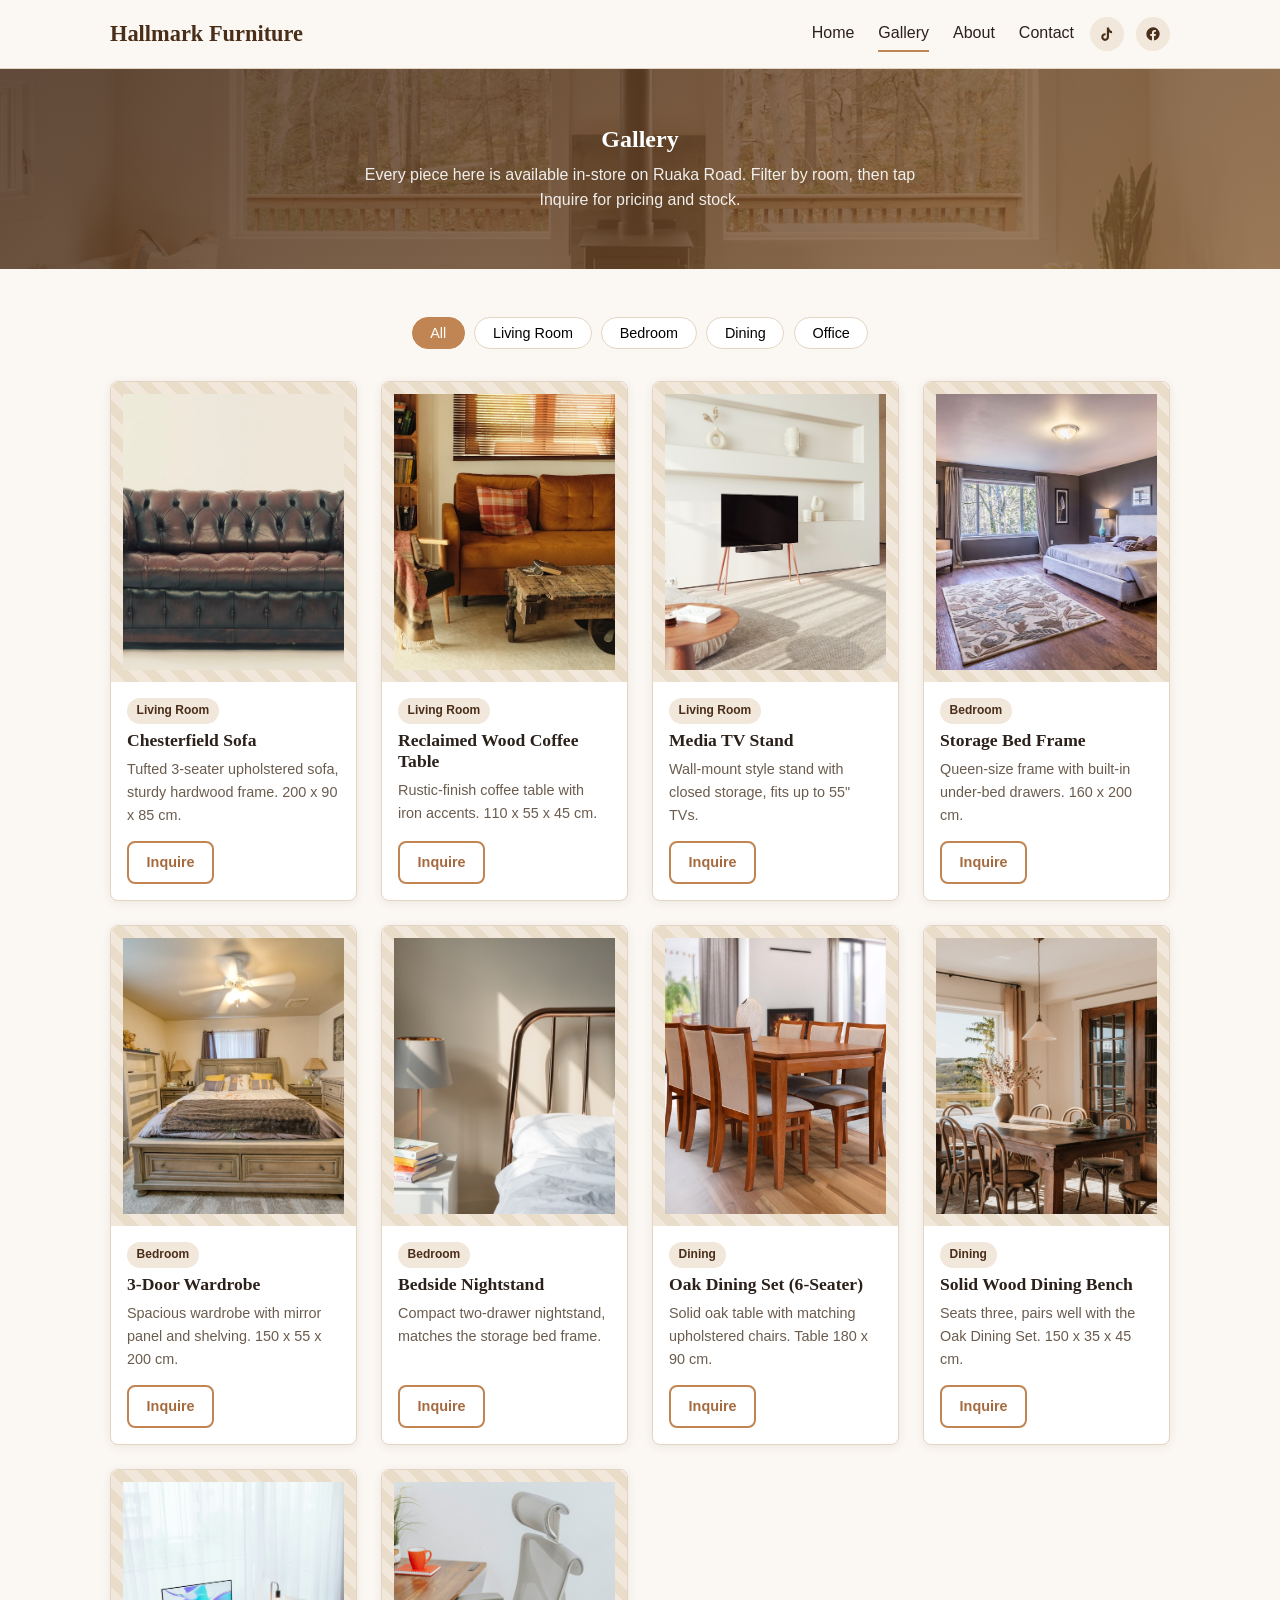
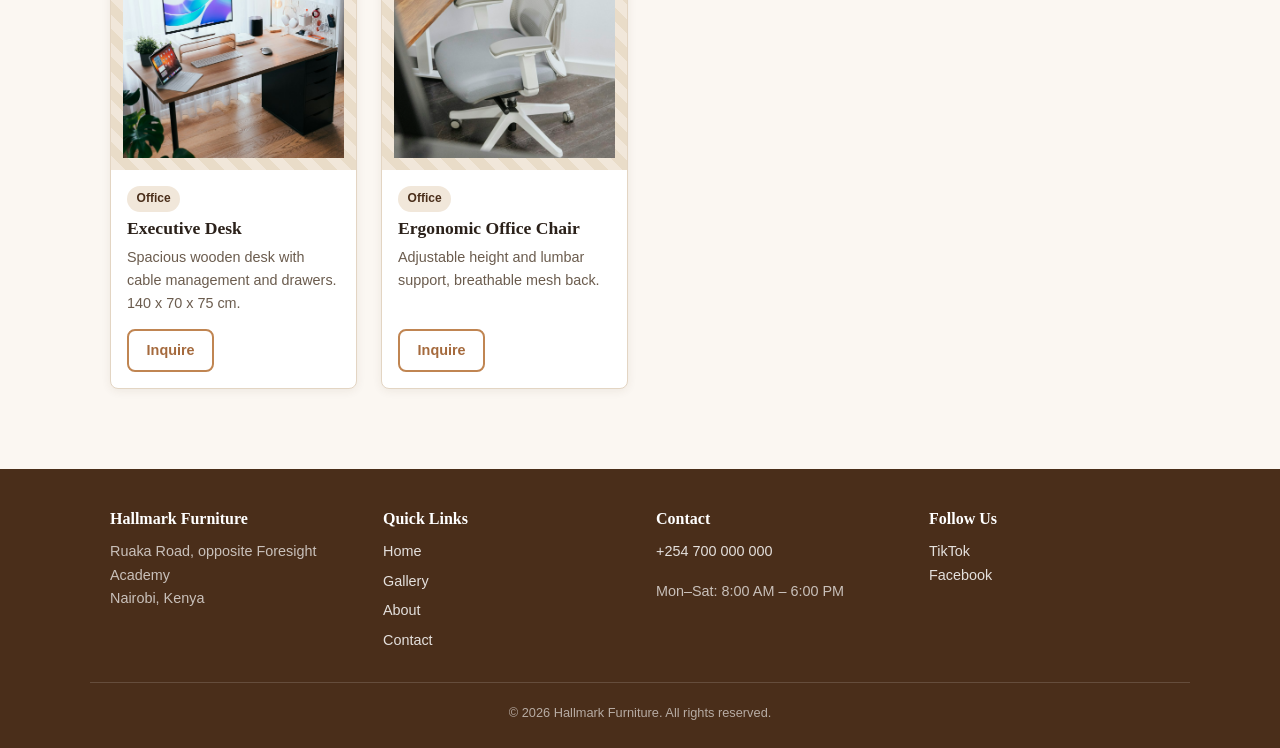
<file: app/gallery.html>
<!DOCTYPE html>
<html lang="en">
<head>
  <meta charset="UTF-8" />
  <meta name="viewport" content="width=device-width, initial-scale=1.0" />
  <title>Gallery — Hallmark Furniture</title>
  <meta name="description" content="Browse Hallmark Furniture's living room, bedroom, dining and office pieces. Filter by room and inquire directly for pricing." />
  <link rel="stylesheet" href="styles.css" />
</head>
<body>

  <header class="site-header">
    <div class="container nav-wrap">
      <a href="index.html" class="brand">Hallmark Furniture</a>
      <button class="nav-toggle" aria-label="Toggle menu" aria-expanded="false">&#9776;</button>
      <nav class="site-nav">
        <a href="index.html">Home</a>
        <a href="gallery.html">Gallery</a>
        <a href="about.html">About</a>
        <a href="contact.html">Contact</a>
      </nav>
      <div class="social-links">
        <a href="https://www.tiktok.com/@hallmarkfurniture" target="_blank" rel="noopener" aria-label="Hallmark Furniture on TikTok">
          <svg viewBox="0 0 24 24"><path d="M16.6 5.82c-1.02-.9-1.62-2.18-1.62-3.6h-3.2v14.24a2.6 2.6 0 1 1-2.6-2.6c.24 0 .48.03.7.09V10.8a5.8 5.8 0 1 0 5.1 5.76V9.5a8.15 8.15 0 0 0 4.62 1.44v-3.2a4.98 4.98 0 0 1-3-1.92z"/></svg>
        </a>
        <a href="https://www.facebook.com/hallmarkfurniture" target="_blank" rel="noopener" aria-label="Hallmark Furniture on Facebook">
          <svg viewBox="0 0 24 24"><path d="M22 12a10 10 0 1 0-11.56 9.88v-6.99H7.9V12h2.54V9.8c0-2.5 1.49-3.89 3.78-3.89 1.1 0 2.24.2 2.24.2v2.46h-1.26c-1.24 0-1.63.77-1.63 1.56V12h2.78l-.44 2.89h-2.34v6.99A10 10 0 0 0 22 12z"/></svg>
        </a>
      </div>
    </div>
  </header>

  <main>

    <section class="page-hero page-hero-gallery">
      <div class="container">
        <h1>Gallery</h1>
        <p>Every piece here is available in-store on Ruaka Road. Filter by room, then tap Inquire for pricing and stock.</p>
      </div>
    </section>

    <section class="section">
      <div class="container">

        <div class="filter-bar">
          <button class="filter-btn" data-filter="all">All</button>
          <button class="filter-btn" data-filter="living-room">Living Room</button>
          <button class="filter-btn" data-filter="bedroom">Bedroom</button>
          <button class="filter-btn" data-filter="dining">Dining</button>
          <button class="filter-btn" data-filter="office">Office</button>
        </div>

        <div class="grid">

          <article class="card" data-category="living-room">
            <img class="img-placeholder" src="images/chesterfield-sofa.jpg" alt="Brown leather Chesterfield sofa" loading="lazy" width="400" height="300" />
            <div class="card-body">
              <span class="badge">Living Room</span>
              <h3>Chesterfield Sofa</h3>
              <p>Tufted 3-seater upholstered sofa, sturdy hardwood frame. 200 x 90 x 85 cm.</p>
              <a href="contact.html?item=Chesterfield%20Sofa" class="btn btn-outline">Inquire</a>
            </div>
          </article>

          <article class="card" data-category="living-room">
            <img class="img-placeholder" src="images/coffee-table.jpg" alt="Living room with a coffee table and bookshelf" loading="lazy" width="400" height="300" />
            <div class="card-body">
              <span class="badge">Living Room</span>
              <h3>Reclaimed Wood Coffee Table</h3>
              <p>Rustic-finish coffee table with iron accents. 110 x 55 x 45 cm.</p>
              <a href="contact.html?item=Reclaimed%20Wood%20Coffee%20Table" class="btn btn-outline">Inquire</a>
            </div>
          </article>

          <article class="card" data-category="living-room">
            <img class="img-placeholder" src="images/tv-stand.jpg" alt="Wooden TV stand in a living room" loading="lazy" width="400" height="300" />
            <div class="card-body">
              <span class="badge">Living Room</span>
              <h3>Media TV Stand</h3>
              <p>Wall-mount style stand with closed storage, fits up to 55" TVs.</p>
              <a href="contact.html?item=Media%20TV%20Stand" class="btn btn-outline">Inquire</a>
            </div>
          </article>

          <article class="card" data-category="bedroom">
            <img class="img-placeholder" src="images/bed-frame.jpg" alt="Bed frame in a bedroom" loading="lazy" width="400" height="300" />
            <div class="card-body">
              <span class="badge">Bedroom</span>
              <h3>Storage Bed Frame</h3>
              <p>Queen-size frame with built-in under-bed drawers. 160 x 200 cm.</p>
              <a href="contact.html?item=Storage%20Bed%20Frame" class="btn btn-outline">Inquire</a>
            </div>
          </article>

          <article class="card" data-category="bedroom">
            <img class="img-placeholder" src="images/wardrobe.jpg" alt="Bedroom with a wardrobe and mirror" loading="lazy" width="400" height="300" />
            <div class="card-body">
              <span class="badge">Bedroom</span>
              <h3>3-Door Wardrobe</h3>
              <p>Spacious wardrobe with mirror panel and shelving. 150 x 55 x 200 cm.</p>
              <a href="contact.html?item=3-Door%20Wardrobe" class="btn btn-outline">Inquire</a>
            </div>
          </article>

          <article class="card" data-category="bedroom">
            <img class="img-placeholder" src="images/nightstand.jpg" alt="Table lamp on a wooden nightstand beside a bed" loading="lazy" width="400" height="300" />
            <div class="card-body">
              <span class="badge">Bedroom</span>
              <h3>Bedside Nightstand</h3>
              <p>Compact two-drawer nightstand, matches the storage bed frame.</p>
              <a href="contact.html?item=Bedside%20Nightstand" class="btn btn-outline">Inquire</a>
            </div>
          </article>

          <article class="card" data-category="dining">
            <img class="img-placeholder" src="images/dining-set.jpg" alt="Wooden dining table with six upholstered chairs" loading="lazy" width="400" height="300" />
            <div class="card-body">
              <span class="badge">Dining</span>
              <h3>Oak Dining Set (6-Seater)</h3>
              <p>Solid oak table with matching upholstered chairs. Table 180 x 90 cm.</p>
              <a href="contact.html?item=Oak%20Dining%20Set" class="btn btn-outline">Inquire</a>
            </div>
          </article>

          <article class="card" data-category="dining">
            <img class="img-placeholder" src="images/dining-bench.jpg" alt="Dining room with a rustic wooden table and bench" loading="lazy" width="400" height="300" />
            <div class="card-body">
              <span class="badge">Dining</span>
              <h3>Solid Wood Dining Bench</h3>
              <p>Seats three, pairs well with the Oak Dining Set. 150 x 35 x 45 cm.</p>
              <a href="contact.html?item=Solid%20Wood%20Dining%20Bench" class="btn btn-outline">Inquire</a>
            </div>
          </article>

          <article class="card" data-category="office">
            <img class="img-placeholder" src="images/executive-desk.jpg" alt="Wooden desk with a computer on top" loading="lazy" width="400" height="300" />
            <div class="card-body">
              <span class="badge">Office</span>
              <h3>Executive Desk</h3>
              <p>Spacious wooden desk with cable management and drawers. 140 x 70 x 75 cm.</p>
              <a href="contact.html?item=Executive%20Desk" class="btn btn-outline">Inquire</a>
            </div>
          </article>

          <article class="card" data-category="office">
            <img class="img-placeholder" src="images/office-chair.jpg" alt="Gray ergonomic office chair beside a wooden table" loading="lazy" width="400" height="300" />
            <div class="card-body">
              <span class="badge">Office</span>
              <h3>Ergonomic Office Chair</h3>
              <p>Adjustable height and lumbar support, breathable mesh back.</p>
              <a href="contact.html?item=Ergonomic%20Office%20Chair" class="btn btn-outline">Inquire</a>
            </div>
          </article>

        </div>
      </div>
    </section>

  </main>

  <footer class="site-footer">
    <div class="container footer-grid">
      <div>
        <h3>Hallmark Furniture</h3>
        <p>Ruaka Road, opposite Foresight Academy<br />Nairobi, Kenya</p>
      </div>
      <div>
        <h3>Quick Links</h3>
        <ul class="footer-nav">
          <li><a href="index.html">Home</a></li>
          <li><a href="gallery.html">Gallery</a></li>
          <li><a href="about.html">About</a></li>
          <li><a href="contact.html">Contact</a></li>
        </ul>
      </div>
      <div>
        <h3>Contact</h3>
        <p><a href="tel:+254700000000">+254 700 000 000</a></p>
        <p>Mon–Sat: 8:00 AM – 6:00 PM</p>
      </div>
      <div>
        <h3>Follow Us</h3>
        <p>
          <a href="https://www.tiktok.com/@hallmarkfurniture" target="_blank" rel="noopener">TikTok</a><br />
          <a href="https://www.facebook.com/hallmarkfurniture" target="_blank" rel="noopener">Facebook</a>
        </p>
      </div>
    </div>
    <div class="container footer-bottom">
      &copy; <span id="year"></span> Hallmark Furniture. All rights reserved.
    </div>
  </footer>

  <script src="script.js"></script>
</body>
</html>
</file>
<file: styles.css>
/* Hallmark Furnitures — shared styles */

:root {
  --color-bg: #fbf7f2;
  --color-bg-alt: #f1e7da;
  --color-wood-dark: #4a2e1a;
  --color-wood: #8b5e34;
  --color-accent: #c08552;
  --color-accent-dark: #a56a3d;
  --color-text: #2b211a;
  --color-text-muted: #6b5c4e;
  --color-border: #e3d5c3;
  --color-white: #ffffff;
  --font-heading: Georgia, "Times New Roman", serif;
  --font-body: -apple-system, BlinkMacSystemFont, "Segoe UI", Roboto, sans-serif;
  --radius: 8px;
  --shadow: 0 2px 10px rgba(74, 46, 26, 0.08);
}

* {
  box-sizing: border-box;
}

html {
  scroll-behavior: smooth;
}

body {
  margin: 0;
  font-family: var(--font-body);
  color: var(--color-text);
  background: var(--color-bg);
  line-height: 1.6;
}

img {
  max-width: 100%;
  display: block;
}

a {
  color: inherit;
}

.container {
  max-width: 1100px;
  margin: 0 auto;
  padding: 0 1.25rem;
}

h1, h2, h3 {
  font-family: var(--font-heading);
  line-height: 1.2;
  margin: 0 0 0.5rem;
}

h2 {
  font-size: 1.75rem;
}

p {
  margin: 0 0 1rem;
}

.section {
  padding: 3rem 0;
}

.section-alt {
  background: var(--color-bg-alt);
}

.section-head {
  text-align: center;
  max-width: 640px;
  margin: 0 auto 2rem;
}

.section-head p {
  color: var(--color-text-muted);
  margin: 0;
}

/* Buttons */

.btn {
  display: inline-block;
  padding: 0.75rem 1.5rem;
  border-radius: var(--radius);
  text-decoration: none;
  font-weight: 600;
  border: 2px solid transparent;
  cursor: pointer;
  font-size: 1rem;
}

.btn-primary {
  background: var(--color-accent);
  color: var(--color-white);
}

.btn-primary:hover {
  background: var(--color-accent-dark);
}

.btn-secondary {
  background: transparent;
  border-color: var(--color-white);
  color: var(--color-white);
}

.btn-secondary:hover {
  background: rgba(255, 255, 255, 0.15);
}

.btn-outline {
  background: transparent;
  border-color: var(--color-accent);
  color: var(--color-accent-dark);
}

.btn-outline:hover {
  background: var(--color-accent);
  color: var(--color-white);
}

.btn-whatsapp {
  background: #25d366;
  color: var(--color-white);
}

.btn-whatsapp:hover {
  background: #1fb956;
}

.btn-block {
  display: block;
  width: 100%;
  text-align: center;
}

/* Header / nav */

.site-header {
  position: sticky;
  top: 0;
  z-index: 50;
  background: var(--color-bg);
  border-bottom: 1px solid var(--color-border);
}

.nav-wrap {
  display: flex;
  align-items: center;
  justify-content: space-between;
  gap: 1rem;
  padding: 1rem 1.25rem;
}

.brand {
  font-family: var(--font-heading);
  font-size: 1.4rem;
  font-weight: bold;
  text-decoration: none;
  color: var(--color-wood-dark);
}

.nav-toggle {
  display: none;
  align-items: center;
  justify-content: center;
  background: none;
  border: 1px solid var(--color-border);
  border-radius: var(--radius);
  font-size: 1.25rem;
  line-height: 1;
  min-width: 2.25rem;
  min-height: 2.25rem;
  padding: 0.35rem 0.6rem;
  cursor: pointer;
}

.site-nav {
  display: flex;
  gap: 1.5rem;
  margin-left: auto;
}

.site-nav a {
  text-decoration: none;
  color: var(--color-text);
  font-weight: 500;
  padding: 0.25rem 0;
  border-bottom: 2px solid transparent;
}

.site-nav a:hover,
.site-nav a.active {
  border-bottom-color: var(--color-accent);
}

.social-links {
  display: flex;
  gap: 0.75rem;
}

.social-links a {
  display: flex;
  align-items: center;
  justify-content: center;
  width: 34px;
  height: 34px;
  border-radius: 50%;
  background: var(--color-bg-alt);
  color: var(--color-wood-dark);
}

.social-links a:hover {
  background: var(--color-accent);
  color: var(--color-white);
}

.social-links svg {
  width: 16px;
  height: 16px;
  fill: currentColor;
}

/* Hero */

.hero {
  background:
    linear-gradient(135deg, rgba(74, 46, 26, 0.82), rgba(139, 94, 52, 0.75)),
    url("images/hero-home.jpg");
  background-size: cover;
  background-position: center;
  color: var(--color-white);
  padding: 4.5rem 0;
  text-align: center;
}

.hero h1 {
  font-size: 2.5rem;
  margin-bottom: 0.75rem;
}

.hero p {
  font-size: 1.15rem;
  max-width: 560px;
  margin: 0 auto 2rem;
  color: rgba(255, 255, 255, 0.9);
}

.hero-actions {
  display: flex;
  gap: 1rem;
  justify-content: center;
  flex-wrap: wrap;
}

.page-hero {
  background-size: cover;
  background-position: center;
  padding: 3.5rem 0;
  text-align: center;
  color: var(--color-white);
}

.page-hero h1 {
  color: var(--color-white);
}

.page-hero p {
  color: rgba(255, 255, 255, 0.9);
  max-width: 560px;
  margin: 0 auto;
}

.page-hero-gallery {
  background-image:
    linear-gradient(135deg, rgba(74, 46, 26, 0.82), rgba(139, 94, 52, 0.75)),
    url("images/hero-gallery.jpg");
}

.page-hero-about {
  background-image:
    linear-gradient(135deg, rgba(74, 46, 26, 0.82), rgba(139, 94, 52, 0.75)),
    url("images/hero-about.jpg");
}

.page-hero-contact {
  background-image:
    linear-gradient(135deg, rgba(74, 46, 26, 0.82), rgba(139, 94, 52, 0.75)),
    url("images/hero-contact.jpg");
}

/* Placeholder images */

.img-placeholder {
  display: flex;
  align-items: center;
  justify-content: center;
  text-align: center;
  aspect-ratio: 4 / 3;
  width: 100%;
  object-fit: cover;
  background: repeating-linear-gradient(
    45deg,
    var(--color-bg-alt),
    var(--color-bg-alt) 10px,
    #e9dcc8 10px,
    #e9dcc8 20px
  );
  color: var(--color-text-muted);
  font-size: 0.8rem;
  padding: 0.75rem;
  border-radius: var(--radius) var(--radius) 0 0;
}

/* Grids */

.grid {
  display: grid;
  grid-template-columns: repeat(auto-fit, minmax(220px, 1fr));
  gap: 1.5rem;
}

.category-grid {
  display: grid;
  grid-template-columns: repeat(auto-fit, minmax(200px, 1fr));
  gap: 1.25rem;
}

.category-card {
  position: relative;
  border-radius: var(--radius);
  overflow: hidden;
  text-decoration: none;
  color: var(--color-white);
  box-shadow: var(--shadow);
}

.category-card .img-placeholder {
  border-radius: 0;
  aspect-ratio: 3 / 2;
}

.category-card span {
  position: absolute;
  bottom: 0;
  left: 0;
  right: 0;
  padding: 0.75rem;
  background: linear-gradient(transparent, rgba(0, 0, 0, 0.6));
  color: var(--color-white);
  font-weight: 600;
}

/* Product cards */

.card {
  background: var(--color-white);
  border: 1px solid var(--color-border);
  border-radius: var(--radius);
  overflow: hidden;
  box-shadow: var(--shadow);
  display: flex;
  flex-direction: column;
}

.card-body {
  padding: 1rem;
  display: flex;
  flex-direction: column;
  gap: 0.4rem;
  flex: 1;
}

.badge {
  align-self: flex-start;
  background: var(--color-bg-alt);
  color: var(--color-wood-dark);
  font-size: 0.75rem;
  font-weight: 600;
  padding: 0.2rem 0.6rem;
  border-radius: 999px;
}

.card h3 {
  font-size: 1.1rem;
  margin: 0;
}

.card p {
  color: var(--color-text-muted);
  font-size: 0.9rem;
  margin: 0;
  flex: 1;
}

.card .btn {
  margin-top: 0.5rem;
  align-self: flex-start;
  padding: 0.5rem 1.1rem;
  font-size: 0.9rem;
}

/* Gallery filters */

.filter-bar {
  display: flex;
  flex-wrap: wrap;
  gap: 0.6rem;
  justify-content: center;
  margin-bottom: 2rem;
}

.filter-btn {
  background: var(--color-white);
  border: 1px solid var(--color-border);
  border-radius: 999px;
  padding: 0.45rem 1.1rem;
  font-size: 0.9rem;
  cursor: pointer;
}

.filter-btn:hover {
  border-color: var(--color-accent);
}

.filter-btn.active {
  background: var(--color-accent);
  border-color: var(--color-accent);
  color: var(--color-white);
}

.card.is-hidden {
  display: none;
}

/* About page */

.value-list {
  list-style: none;
  margin: 0;
  padding: 0;
  display: grid;
  grid-template-columns: repeat(auto-fit, minmax(180px, 1fr));
  gap: 1.25rem;
}

.value-list li {
  background: var(--color-white);
  border: 1px solid var(--color-border);
  border-radius: var(--radius);
  padding: 1.25rem;
}

.value-list h3 {
  font-size: 1rem;
  color: var(--color-wood-dark);
}

.value-list p {
  font-size: 0.9rem;
  color: var(--color-text-muted);
  margin: 0;
}

/* Contact page */

.contact-grid {
  display: grid;
  grid-template-columns: 1fr 1fr;
  gap: 2.5rem;
  align-items: start;
}

.info-list {
  list-style: none;
  margin: 0 0 1.5rem;
  padding: 0;
}

.info-list li {
  display: flex;
  gap: 0.6rem;
  margin-bottom: 0.75rem;
  color: var(--color-text-muted);
}

.info-list strong {
  color: var(--color-text);
  min-width: 90px;
  display: inline-block;
}

.map-frame {
  width: 100%;
  height: 260px;
  border: 0;
  border-radius: var(--radius);
}

.form-group {
  margin-bottom: 1.1rem;
}

.form-group label {
  display: block;
  font-weight: 600;
  margin-bottom: 0.35rem;
  font-size: 0.9rem;
}

.form-group input,
.form-group textarea {
  width: 100%;
  padding: 0.65rem 0.75rem;
  border: 1px solid var(--color-border);
  border-radius: var(--radius);
  font-family: inherit;
  font-size: 1rem;
  background: var(--color-white);
}

.form-group input:focus,
.form-group textarea:focus {
  outline: 2px solid var(--color-accent);
  outline-offset: 1px;
}

.form-note {
  font-size: 0.8rem;
  color: var(--color-text-muted);
  margin-top: 0.5rem;
}

/* Footer */

.site-footer {
  background: var(--color-wood-dark);
  color: rgba(255, 255, 255, 0.85);
  padding: 2.5rem 0 1.5rem;
  margin-top: 2rem;
}

.footer-grid {
  display: grid;
  grid-template-columns: repeat(auto-fit, minmax(200px, 1fr));
  gap: 2rem;
  margin-bottom: 1.5rem;
}

.footer-grid h3 {
  color: var(--color-white);
  font-size: 1rem;
  margin-bottom: 0.75rem;
}

.footer-grid a {
  color: rgba(255, 255, 255, 0.85);
  text-decoration: none;
}

.footer-grid a:hover {
  color: var(--color-white);
}

.footer-grid p,
.footer-grid li {
  color: rgba(255, 255, 255, 0.7);
  font-size: 0.9rem;
}

.footer-nav {
  list-style: none;
  margin: 0;
  padding: 0;
}

.footer-nav li {
  margin-bottom: 0.4rem;
}

.footer-bottom {
  border-top: 1px solid rgba(255, 255, 255, 0.15);
  padding-top: 1.25rem;
  text-align: center;
  font-size: 0.8rem;
  color: rgba(255, 255, 255, 0.6);
}

/* Responsive */

@media (max-width: 700px) {
  .nav-toggle {
    display: flex;
  }

  .site-nav {
    display: none;
    flex-direction: column;
    width: 100%;
    order: 3;
    margin: 1rem 0 0;
    gap: 0.75rem;
  }

  .site-nav.open {
    display: flex;
  }

  .nav-wrap {
    flex-wrap: wrap;
  }

  .hero h1 {
    font-size: 2rem;
  }

  .contact-grid {
    grid-template-columns: 1fr;
  }
}
</file>
<file: app/styles.css>
/* Hallmark Furniture — shared styles */

:root {
  --color-bg: #fbf7f2;
  --color-bg-alt: #f1e7da;
  --color-wood-dark: #4a2e1a;
  --color-wood: #8b5e34;
  --color-accent: #c08552;
  --color-accent-dark: #a56a3d;
  --color-text: #2b211a;
  --color-text-muted: #6b5c4e;
  --color-border: #e3d5c3;
  --color-white: #ffffff;
  --font-heading: Georgia, "Times New Roman", serif;
  --font-body: -apple-system, BlinkMacSystemFont, "Segoe UI", Roboto, sans-serif;
  --radius: 8px;
  --shadow: 0 2px 10px rgba(74, 46, 26, 0.08);
}

* {
  box-sizing: border-box;
}

html {
  scroll-behavior: smooth;
}

body {
  margin: 0;
  font-family: var(--font-body);
  color: var(--color-text);
  background: var(--color-bg);
  line-height: 1.6;
}

img {
  max-width: 100%;
  display: block;
}

a {
  color: inherit;
}

.container {
  max-width: 1100px;
  margin: 0 auto;
  padding: 0 1.25rem;
}

h1, h2, h3 {
  font-family: var(--font-heading);
  line-height: 1.2;
  margin: 0 0 0.5rem;
}

h2 {
  font-size: 1.75rem;
}

p {
  margin: 0 0 1rem;
}

.section {
  padding: 3rem 0;
}

.section-alt {
  background: var(--color-bg-alt);
}

.section-head {
  text-align: center;
  max-width: 640px;
  margin: 0 auto 2rem;
}

.section-head p {
  color: var(--color-text-muted);
  margin: 0;
}

/* Buttons */

.btn {
  display: inline-block;
  padding: 0.75rem 1.5rem;
  border-radius: var(--radius);
  text-decoration: none;
  font-weight: 600;
  border: 2px solid transparent;
  cursor: pointer;
  font-size: 1rem;
}

.btn-primary {
  background: var(--color-accent);
  color: var(--color-white);
}

.btn-primary:hover {
  background: var(--color-accent-dark);
}

.btn-secondary {
  background: transparent;
  border-color: var(--color-white);
  color: var(--color-white);
}

.btn-secondary:hover {
  background: rgba(255, 255, 255, 0.15);
}

.btn-outline {
  background: transparent;
  border-color: var(--color-accent);
  color: var(--color-accent-dark);
}

.btn-outline:hover {
  background: var(--color-accent);
  color: var(--color-white);
}

.btn-whatsapp {
  background: #25d366;
  color: var(--color-white);
}

.btn-whatsapp:hover {
  background: #1fb956;
}

.btn-block {
  display: block;
  width: 100%;
  text-align: center;
}

/* Header / nav */

.site-header {
  position: sticky;
  top: 0;
  z-index: 50;
  background: var(--color-bg);
  border-bottom: 1px solid var(--color-border);
}

.nav-wrap {
  display: flex;
  align-items: center;
  justify-content: space-between;
  gap: 1rem;
  padding: 1rem 1.25rem;
}

.brand {
  font-family: var(--font-heading);
  font-size: 1.4rem;
  font-weight: bold;
  text-decoration: none;
  color: var(--color-wood-dark);
}

.nav-toggle {
  display: none;
  background: none;
  border: 1px solid var(--color-border);
  border-radius: var(--radius);
  font-size: 1.25rem;
  padding: 0.35rem 0.6rem;
  cursor: pointer;
}

.site-nav {
  display: flex;
  gap: 1.5rem;
  margin-left: auto;
}

.site-nav a {
  text-decoration: none;
  color: var(--color-text);
  font-weight: 500;
  padding: 0.25rem 0;
  border-bottom: 2px solid transparent;
}

.site-nav a:hover,
.site-nav a.active {
  border-bottom-color: var(--color-accent);
}

.social-links {
  display: flex;
  gap: 0.75rem;
}

.social-links a {
  display: flex;
  align-items: center;
  justify-content: center;
  width: 34px;
  height: 34px;
  border-radius: 50%;
  background: var(--color-bg-alt);
  color: var(--color-wood-dark);
}

.social-links a:hover {
  background: var(--color-accent);
  color: var(--color-white);
}

.social-links svg {
  width: 16px;
  height: 16px;
  fill: currentColor;
}

/* Hero */

.hero {
  background:
    linear-gradient(135deg, rgba(74, 46, 26, 0.82), rgba(139, 94, 52, 0.75)),
    url("images/hero-home.jpg");
  background-size: cover;
  background-position: center;
  color: var(--color-white);
  padding: 4.5rem 0;
  text-align: center;
}

.hero h1 {
  font-size: 2.5rem;
  margin-bottom: 0.75rem;
}

.hero p {
  font-size: 1.15rem;
  max-width: 560px;
  margin: 0 auto 2rem;
  color: rgba(255, 255, 255, 0.9);
}

.hero-actions {
  display: flex;
  gap: 1rem;
  justify-content: center;
  flex-wrap: wrap;
}

.page-hero {
  background-size: cover;
  background-position: center;
  padding: 3.5rem 0;
  text-align: center;
  color: var(--color-white);
}

.page-hero h1 {
  color: var(--color-white);
}

.page-hero p {
  color: rgba(255, 255, 255, 0.9);
  max-width: 560px;
  margin: 0 auto;
}

.page-hero-gallery {
  background-image:
    linear-gradient(135deg, rgba(74, 46, 26, 0.82), rgba(139, 94, 52, 0.75)),
    url("images/hero-gallery.jpg");
}

.page-hero-about {
  background-image:
    linear-gradient(135deg, rgba(74, 46, 26, 0.82), rgba(139, 94, 52, 0.75)),
    url("images/hero-about.jpg");
}

.page-hero-contact {
  background-image:
    linear-gradient(135deg, rgba(74, 46, 26, 0.82), rgba(139, 94, 52, 0.75)),
    url("images/hero-contact.jpg");
}

/* Placeholder images */

.img-placeholder {
  display: flex;
  align-items: center;
  justify-content: center;
  text-align: center;
  aspect-ratio: 4 / 3;
  width: 100%;
  object-fit: cover;
  background: repeating-linear-gradient(
    45deg,
    var(--color-bg-alt),
    var(--color-bg-alt) 10px,
    #e9dcc8 10px,
    #e9dcc8 20px
  );
  color: var(--color-text-muted);
  font-size: 0.8rem;
  padding: 0.75rem;
  border-radius: var(--radius) var(--radius) 0 0;
}

/* Grids */

.grid {
  display: grid;
  grid-template-columns: repeat(auto-fit, minmax(220px, 1fr));
  gap: 1.5rem;
}

.category-grid {
  display: grid;
  grid-template-columns: repeat(auto-fit, minmax(200px, 1fr));
  gap: 1.25rem;
}

.category-card {
  position: relative;
  border-radius: var(--radius);
  overflow: hidden;
  text-decoration: none;
  color: var(--color-white);
  box-shadow: var(--shadow);
}

.category-card .img-placeholder {
  border-radius: 0;
  aspect-ratio: 3 / 2;
}

.category-card span {
  position: absolute;
  bottom: 0;
  left: 0;
  right: 0;
  padding: 0.75rem;
  background: linear-gradient(transparent, rgba(0, 0, 0, 0.6));
  color: var(--color-white);
  font-weight: 600;
}

/* Product cards */

.card {
  background: var(--color-white);
  border: 1px solid var(--color-border);
  border-radius: var(--radius);
  overflow: hidden;
  box-shadow: var(--shadow);
  display: flex;
  flex-direction: column;
}

.card-body {
  padding: 1rem;
  display: flex;
  flex-direction: column;
  gap: 0.4rem;
  flex: 1;
}

.badge {
  align-self: flex-start;
  background: var(--color-bg-alt);
  color: var(--color-wood-dark);
  font-size: 0.75rem;
  font-weight: 600;
  padding: 0.2rem 0.6rem;
  border-radius: 999px;
}

.card h3 {
  font-size: 1.1rem;
  margin: 0;
}

.card p {
  color: var(--color-text-muted);
  font-size: 0.9rem;
  margin: 0;
  flex: 1;
}

.card .btn {
  margin-top: 0.5rem;
  align-self: flex-start;
  padding: 0.5rem 1.1rem;
  font-size: 0.9rem;
}

/* Gallery filters */

.filter-bar {
  display: flex;
  flex-wrap: wrap;
  gap: 0.6rem;
  justify-content: center;
  margin-bottom: 2rem;
}

.filter-btn {
  background: var(--color-white);
  border: 1px solid var(--color-border);
  border-radius: 999px;
  padding: 0.45rem 1.1rem;
  font-size: 0.9rem;
  cursor: pointer;
}

.filter-btn:hover {
  border-color: var(--color-accent);
}

.filter-btn.active {
  background: var(--color-accent);
  border-color: var(--color-accent);
  color: var(--color-white);
}

.card.is-hidden {
  display: none;
}

/* About page */

.value-list {
  list-style: none;
  margin: 0;
  padding: 0;
  display: grid;
  grid-template-columns: repeat(auto-fit, minmax(180px, 1fr));
  gap: 1.25rem;
}

.value-list li {
  background: var(--color-white);
  border: 1px solid var(--color-border);
  border-radius: var(--radius);
  padding: 1.25rem;
}

.value-list h3 {
  font-size: 1rem;
  color: var(--color-wood-dark);
}

.value-list p {
  font-size: 0.9rem;
  color: var(--color-text-muted);
  margin: 0;
}

/* Contact page */

.contact-grid {
  display: grid;
  grid-template-columns: 1fr 1fr;
  gap: 2.5rem;
  align-items: start;
}

.info-list {
  list-style: none;
  margin: 0 0 1.5rem;
  padding: 0;
}

.info-list li {
  display: flex;
  gap: 0.6rem;
  margin-bottom: 0.75rem;
  color: var(--color-text-muted);
}

.info-list strong {
  color: var(--color-text);
  min-width: 90px;
  display: inline-block;
}

.map-frame {
  width: 100%;
  height: 260px;
  border: 0;
  border-radius: var(--radius);
}

.form-group {
  margin-bottom: 1.1rem;
}

.form-group label {
  display: block;
  font-weight: 600;
  margin-bottom: 0.35rem;
  font-size: 0.9rem;
}

.form-group input,
.form-group textarea {
  width: 100%;
  padding: 0.65rem 0.75rem;
  border: 1px solid var(--color-border);
  border-radius: var(--radius);
  font-family: inherit;
  font-size: 1rem;
  background: var(--color-white);
}

.form-group input:focus,
.form-group textarea:focus {
  outline: 2px solid var(--color-accent);
  outline-offset: 1px;
}

.form-note {
  font-size: 0.8rem;
  color: var(--color-text-muted);
  margin-top: 0.5rem;
}

/* Footer */

.site-footer {
  background: var(--color-wood-dark);
  color: rgba(255, 255, 255, 0.85);
  padding: 2.5rem 0 1.5rem;
  margin-top: 2rem;
}

.footer-grid {
  display: grid;
  grid-template-columns: repeat(auto-fit, minmax(200px, 1fr));
  gap: 2rem;
  margin-bottom: 1.5rem;
}

.footer-grid h3 {
  color: var(--color-white);
  font-size: 1rem;
  margin-bottom: 0.75rem;
}

.footer-grid a {
  color: rgba(255, 255, 255, 0.85);
  text-decoration: none;
}

.footer-grid a:hover {
  color: var(--color-white);
}

.footer-grid p,
.footer-grid li {
  color: rgba(255, 255, 255, 0.7);
  font-size: 0.9rem;
}

.footer-nav {
  list-style: none;
  margin: 0;
  padding: 0;
}

.footer-nav li {
  margin-bottom: 0.4rem;
}

.footer-bottom {
  border-top: 1px solid rgba(255, 255, 255, 0.15);
  padding-top: 1.25rem;
  text-align: center;
  font-size: 0.8rem;
  color: rgba(255, 255, 255, 0.6);
}

/* Responsive */

@media (max-width: 700px) {
  .nav-toggle {
    display: block;
  }

  .site-nav {
    display: none;
    flex-direction: column;
    width: 100%;
    order: 3;
    margin: 1rem 0 0;
    gap: 0.75rem;
  }

  .site-nav.open {
    display: flex;
  }

  .nav-wrap {
    flex-wrap: wrap;
  }

  .hero h1 {
    font-size: 2rem;
  }

  .contact-grid {
    grid-template-columns: 1fr;
  }
}
</file>
